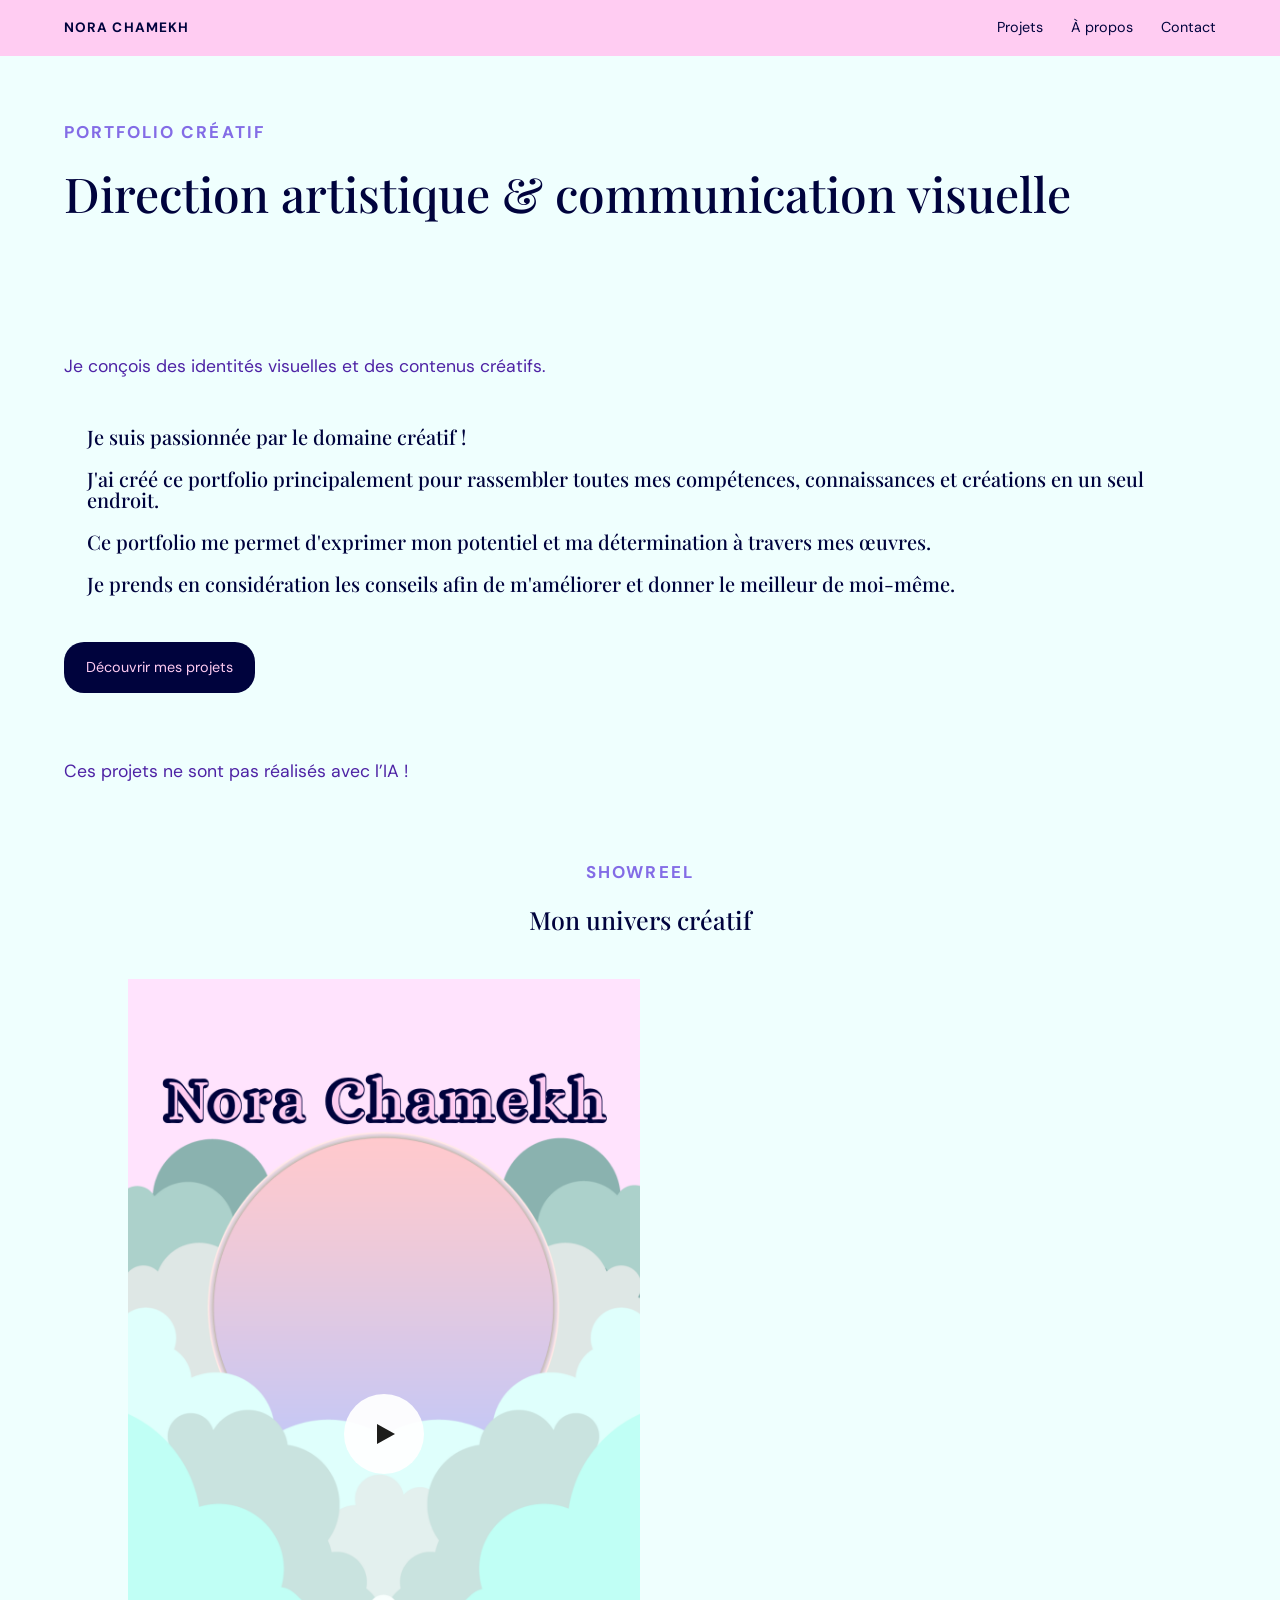
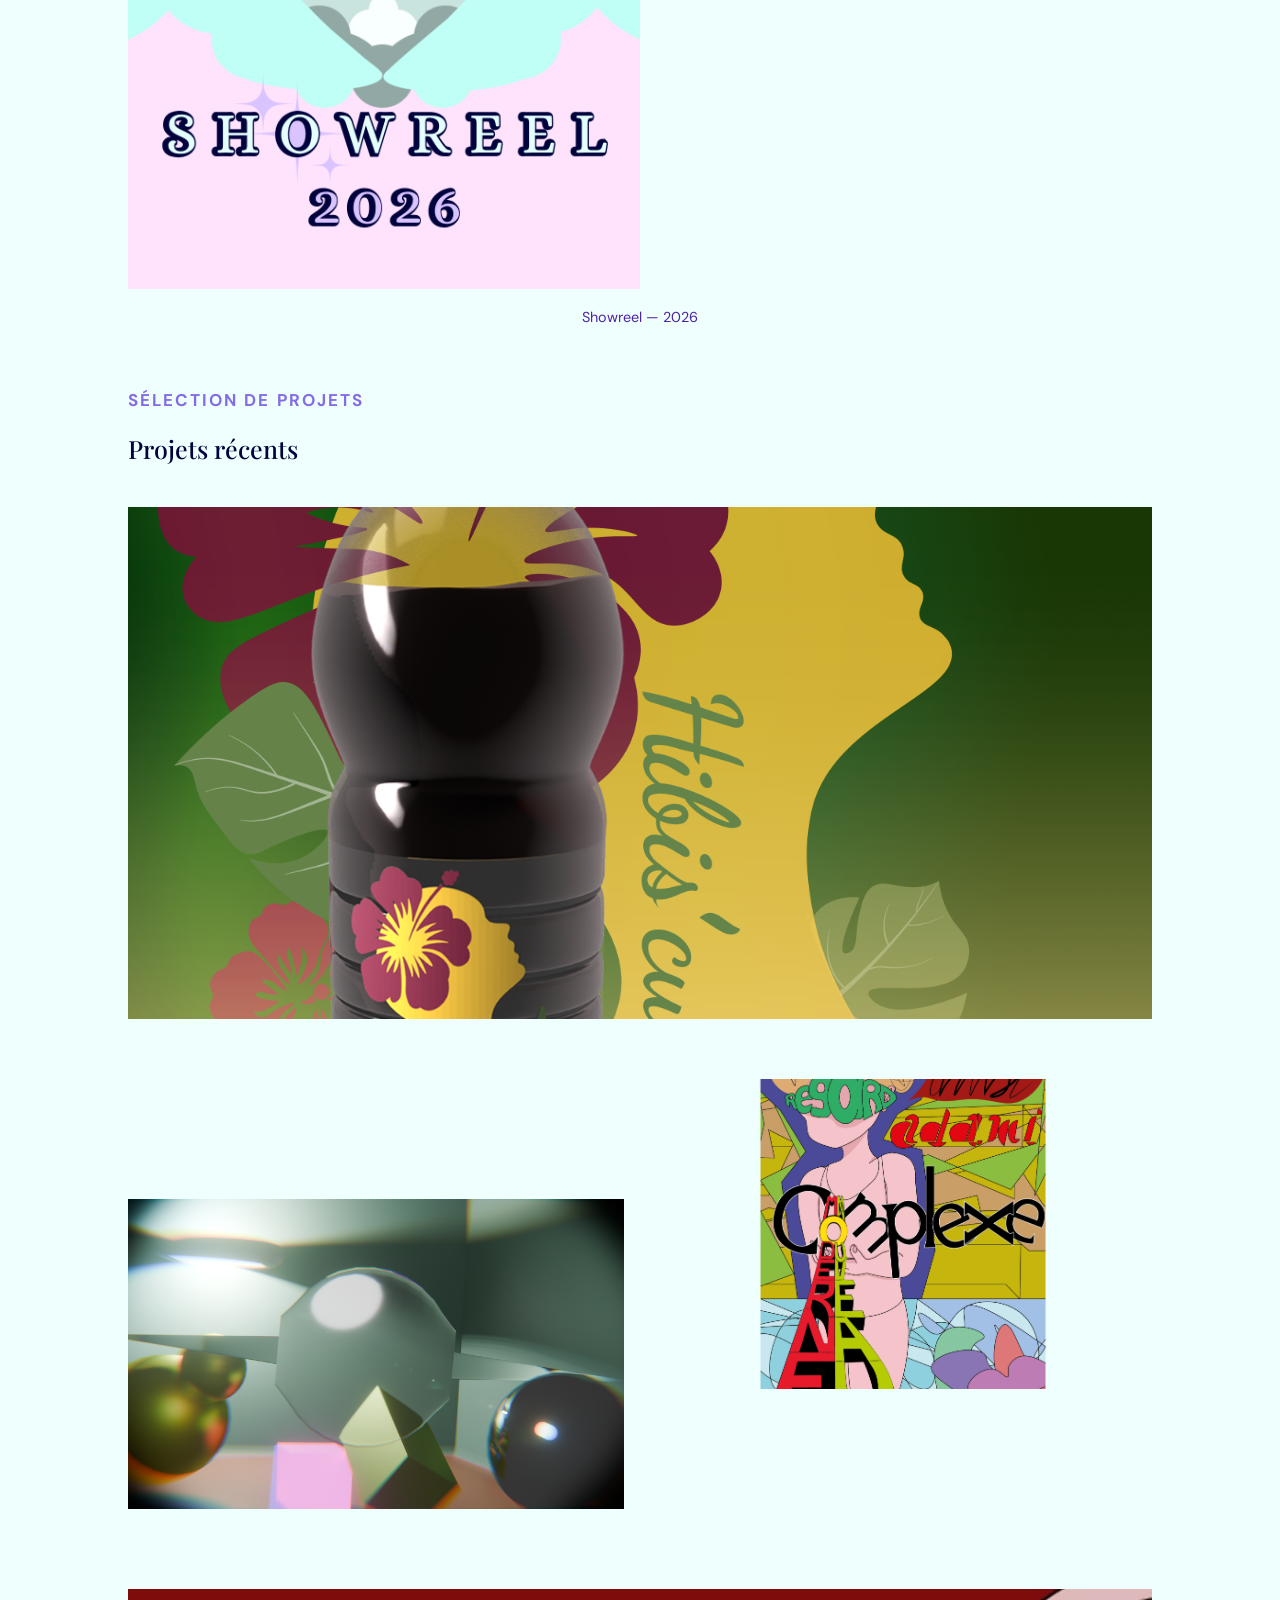
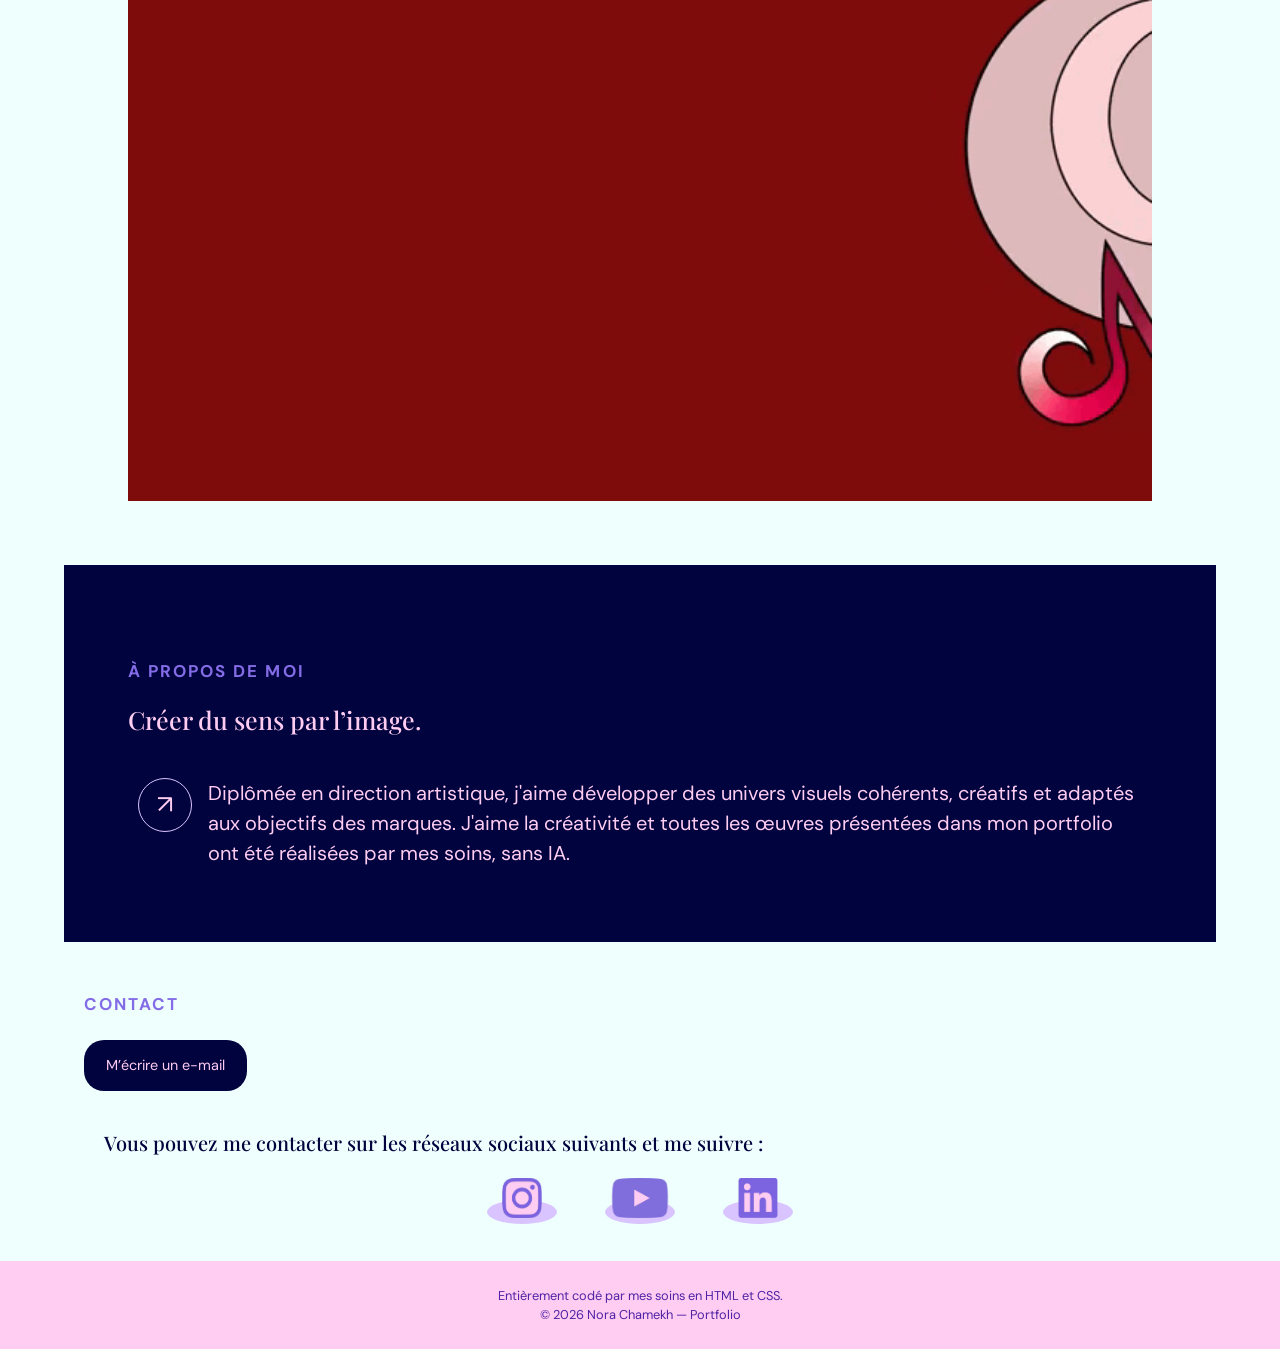
<file: index.html>
<!DOCTYPE html>
<html lang="fr">
<head>
  <meta charset="UTF-8">
  <meta name="viewport" content="width=device-width, initial-scale=1.0">

  <title>Portfolio — Direction artistique</title>

  <meta name="description" content="Portfolio">
<link href="images/papillon.png" rel="icon" type="image/png" sizes="32x32">
  <link rel="stylesheet" href="./style.css">
</head>

<body>

  <header class="header">
    <a href="index.html" class="logo">NORA CHAMEKH</a>

    <button
      class="menu-burger"
      type="button"
      aria-label="Ouvrir le menu"
      aria-expanded="false">
      <span></span>
      <span></span>
      <span></span>
    </button>

    <nav class="navigation" aria-label="Navigation principale">
      <a href="projets.html">Projets</a>
      <a href="#apropos">À propos</a>
      <a href="#contact">Contact</a>
    </nav>
  </header>

  
  <main>

    <section class="hero">
      <p class="sur-titre reveal">Portfolio créatif</p>

      <h1 class="reveal">
        Direction artistique & communication visuelle
        <br>
        <br>
      </h1>
  <p class="introduction reveal">
        Je conçois des identités visuelles et des contenus créatifs.
      </p>
    <div class="acote reveal">
     <!--  <img class="me" style="width: 20%;" src="images/inicial.png" width="auto" height="auto" alt="">
    -->
      <div class="acote">
<h3 class="reveal">
      Je suis passionnée par le domaine créatif !
      <br><br>
      J'ai créé ce portfolio principalement pour rassembler toutes mes compétences, connaissances et créations en un seul endroit.
      <br><br>
      Ce portfolio me permet d'exprimer mon potentiel et ma détermination à travers mes œuvres.
      <br><br>
      Je prends en considération les conseils afin de m'améliorer et donner le meilleur de moi-même.

  </h3>     
          </div>  
       </div>  
    

      <a href="projets.html" class="centrer effet-flottant bouton reveal">
        Découvrir mes projets
      </a>
    </section>

    <section id="projets" class="section">
      <!--  <p class="sur-titre reveal">Sélection</p> -->

      <p class="introduction reveal visible">Ces projets ne sont pas réalisés avec l’IA !</p>
    <!-- Section vidéo avec bouton play -->

      <section class="section centrer section-video">
        <p class="sur-titre reveal">Showreel</p>

          <h2 class="reveal">Mon univers créatif</h2>
           <!--    <div class="video-container reveal">  video-wrapper -->
                 <div class="video-ratio centrer reveal" id="video-wrapper">  
                    <video
                      id="video-showreel"
                      class="video"
                      controls
                      preload="metadata"
                      poster="./images/courevture-showreel.png"
                      playsinline>
                      <source src="./videos/showreel.mp4" type="video/mp4">
                      Votre navigateur ne prend pas en charge la vidéo.
                    </video>
             <button
                      id="bouton-play"
                      class="bouton-play"
                      type="button"
                      aria-label="Lancer la vidéo">
                      <span class="icone-play"></span> 
                    </button>
                  </div>  
              

        
         <p class="legende">   Showreel — 2026  </p>
             <!--     </div> -->
    </section>

        
       <!-- Section projets avec images qui apparaissent -->

      <section id="projets" class="section section-projets">
        <p class="sur-titre reveal">Sélection de projets</p>
             <h2 class="reveal">Projets récents</h2>
              
              <div class="projets-grille">
              
                          <article class="projet projet-large reveal">
                                <a href="projets.html" class="projet-image">
                                    <img 
                                      src="./images/hibiscus/affiche-hibiscus.png"
                                      alt="Identité visuelle du projet 01">
                                
                                 <div class="projet-overlay">
                                       <span class="projet-overlay-categorie">
                                          Univers visuel de la boisson Bissap — Direction artistique
                                         
                                       </span>
                                   <h3>Identité visuelle</h3>
                                    <span class="projet-overlay-fleche">↗</span>
                                </div>
                                 </a>
                          </article>
              
                      <article class="projet projet-petit reveal">
                         <a href="projets.html" class="projet-image">
                            <img
                              class="img-scroll"
                              src="./images/3d/elements.png"
                              alt="Campagne de communication du projet 02">
                        
                         <div class="projet-overlay">
                           <span class="projet-overlay-categorie">
                              <!--  Campagne — Direction artistique -->
                           Visuel 3D </span>
                                                      
                                <h3>Projets 3D</h3>
                                   <span class="projet-overlay-fleche">↗</span>
                            </div>
                         </a>
                      </article>
             
                      <article class="projet projet-petit reveal">
                         <a href="projets.html" class="projet-image">
                            <img 
                              class="affiche img-scroll"
                              src="./images/affiche.png"
                              alt="Création de contenu du projet 03">
                       
                        <div class="projet-overlay">
                          <span class="projet-overlay-categorie">
                              <!--   Contenu digital — Social media -->
                            Affiches
                          </span>
                                                      
                              <h3>Affiches</h3>
                          
                              <span class="projet-overlay-fleche">↗</span>
                        </div> 
                         </a>
                      </article>

                   <article class="projet projet-large reveal">
                          <a href="projets.html" class="projet-image">
                            <img
                              class="img-scroll"
                              src="./videos/animation-initial.gif"
                              alt="Direction artistique du projet 04">
                
                      <div class="projet-overlay">
                         <span class="projet-overlay-categorie">
                         <!--  Branding -->
                                  Vidéos       
                         </span>
                            <h3>Vidéos</h3>
                        <span class="projet-overlay-fleche">↗</span>
                      </div>
                          </a>
                    </article>
                      
               </div>
           </section>

     <!-- Section à propos -->

          <section id="apropos" class="section apropos">
            <p class="sur-titre reveal">À propos de moi</p>
      
            <h2 class="reveal">Créer du sens par l’image.</h2>
      
            <div class="acote reveal">
                 <span href="a-propos.html" class="selection-fleche reveal">↗</span>
                                
            <p class="reveal">
              Diplômée en direction artistique, j'aime développer des univers visuels
              cohérents, créatifs et adaptés aux objectifs des marques.
              J'aime la créativité et toutes les œuvres présentées dans mon portfolio 
              ont été réalisées par mes soins, sans IA.
            </p>
          </section>
 </div>

       <!-- Section contact -->
          <section id="contact" class="section contact">
            <p class="sur-titre reveal">Contact</p>
      
            <a
              href="mailto:nora.chamekh017@gmail.com"
              class="bouton effet-flottant reveal">
              M’écrire un e-mail
            </a>

            <span >
            <h3 style="padding: 20px 20px 0;" class="reveal"> <br> Vous pouvez me contacter sur les réseaux sociaux suivants et me suivre :<br></h3>
            </span>
            
      <div class="social centrer reveal">
          <a href="https://www.instagram.com/c.nora017" target="_blank"><i class="bx "><img class="logo-reseau effet-flottant" src="images/instagram.png"></i></a>
          <a href="https://www.youtube.com/@NoraCHAMEKH" target="_blank"><i class="bx"><img class="logo-reseau effet-flottant" src="images/youtube.png"></i></a>
          <a href="https://www.linkedin.com/in/nora-chamekh" target="_blank">
            <i class="bx">
             <img class="logo-reseau effet-flottant" src="images/linkedin.png">
            </i></a>
        </div>
            
          </section>
  
  </main>
    
 <!-- Bouton retour en haut -->
          <button
          id="bouton-haut"
          class="bouton-haut"
          type="button"
          aria-label="Remonter en haut de la page">
          ↑
          </button>
      
  <footer>
       
        
    <p class="centrer">Entièrement codé par mes soins en HTML et CSS.</p>
 <p class="centrer">© 2026 Nora Chamekh — Portfolio</p>
  </footer>  
  
<!--
<a href="#" class="bouton-haut visible">
  <i> ⬆ </i>
</a>
-->
  <script src="./javascript/menu-script.js"></script>
  <script src="./javascript/boutton-script.js"></script>
  <script src="./javascript/video-script.js"></script>
  <script src="./javascript/visible-script.js"></script>
    
</body>
</html>
</file>
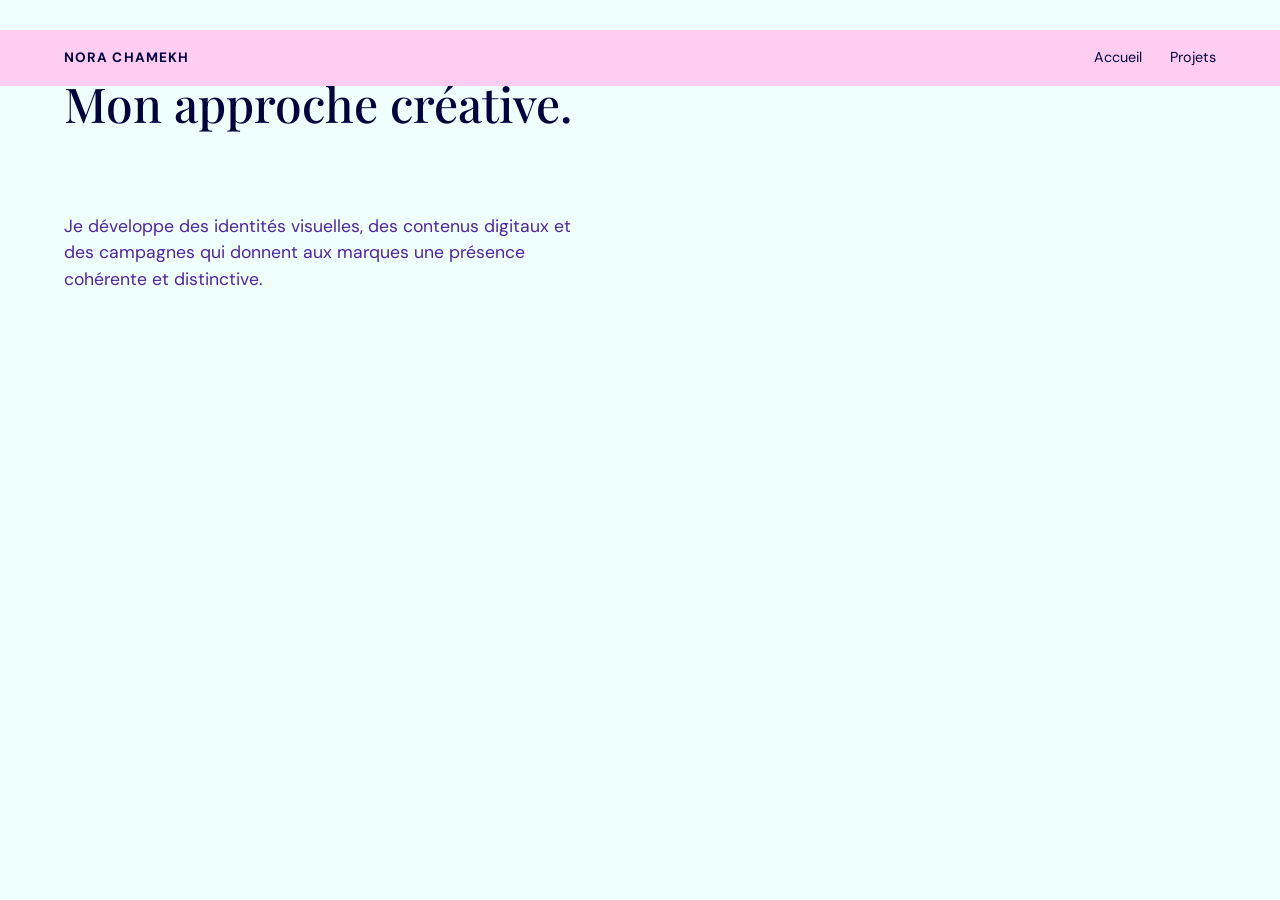
<file: a-propos.html>
<!DOCTYPE html>
<html lang="fr">
<head>
  <meta charset="UTF-8">
  <meta name="viewport" content="width=device-width, initial-scale=1.0">
  <title>À propos — Nora Chamekh</title>
  <link rel="stylesheet" href="style.css">
</head>

<body>
  <header class="header">
    <a href="index.html" class="logo">NORA CHAMEKH</a>

    <nav class="navigation">
      <a href="index.html">Accueil</a>
     <a href="projets.html">Projets</a>
    </nav>
  </header>

  <main class="section">
    <p class="sur-titre">À propos</p>
    <h1>Mon approche créative.</h1>
    <p class="introduction">
      Je développe des identités visuelles, des contenus digitaux et des
      campagnes qui donnent aux marques une présence cohérente et distinctive.
    </p>
  </main>
</body>
</html>
</file>
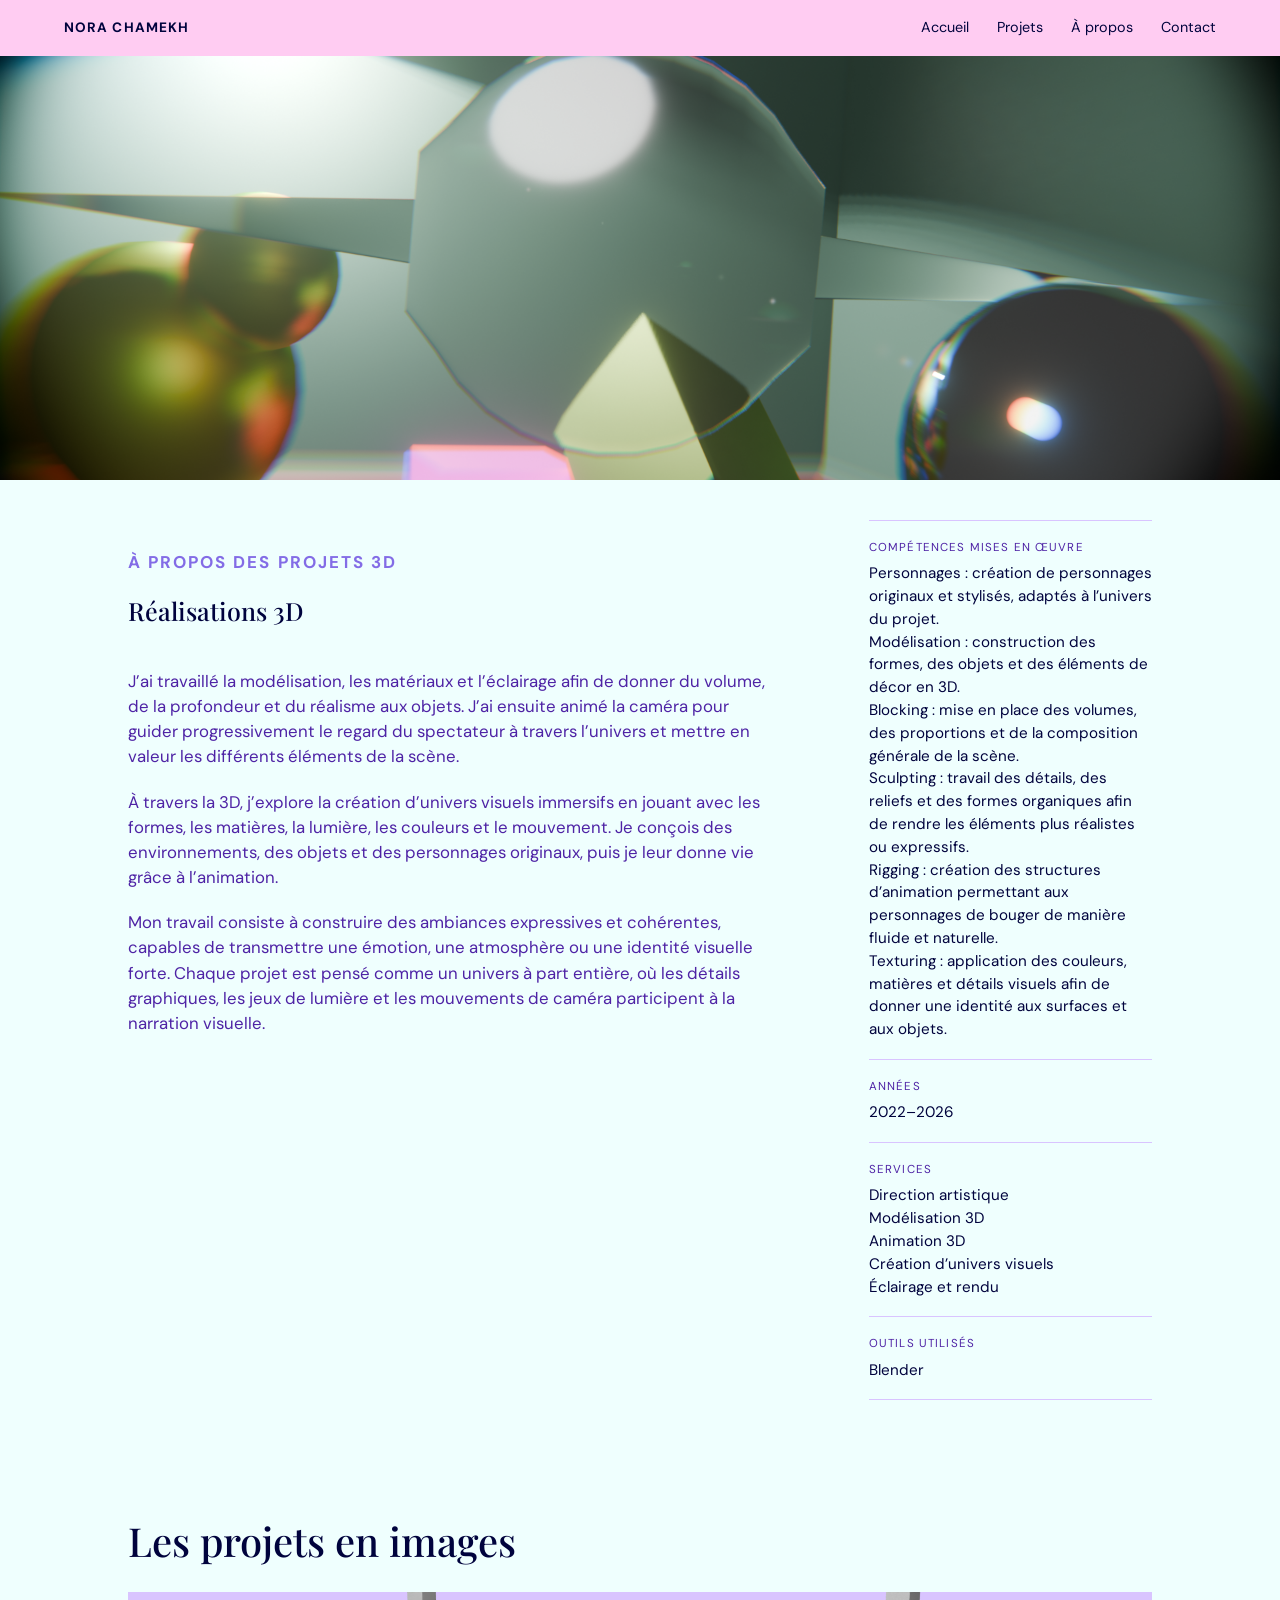
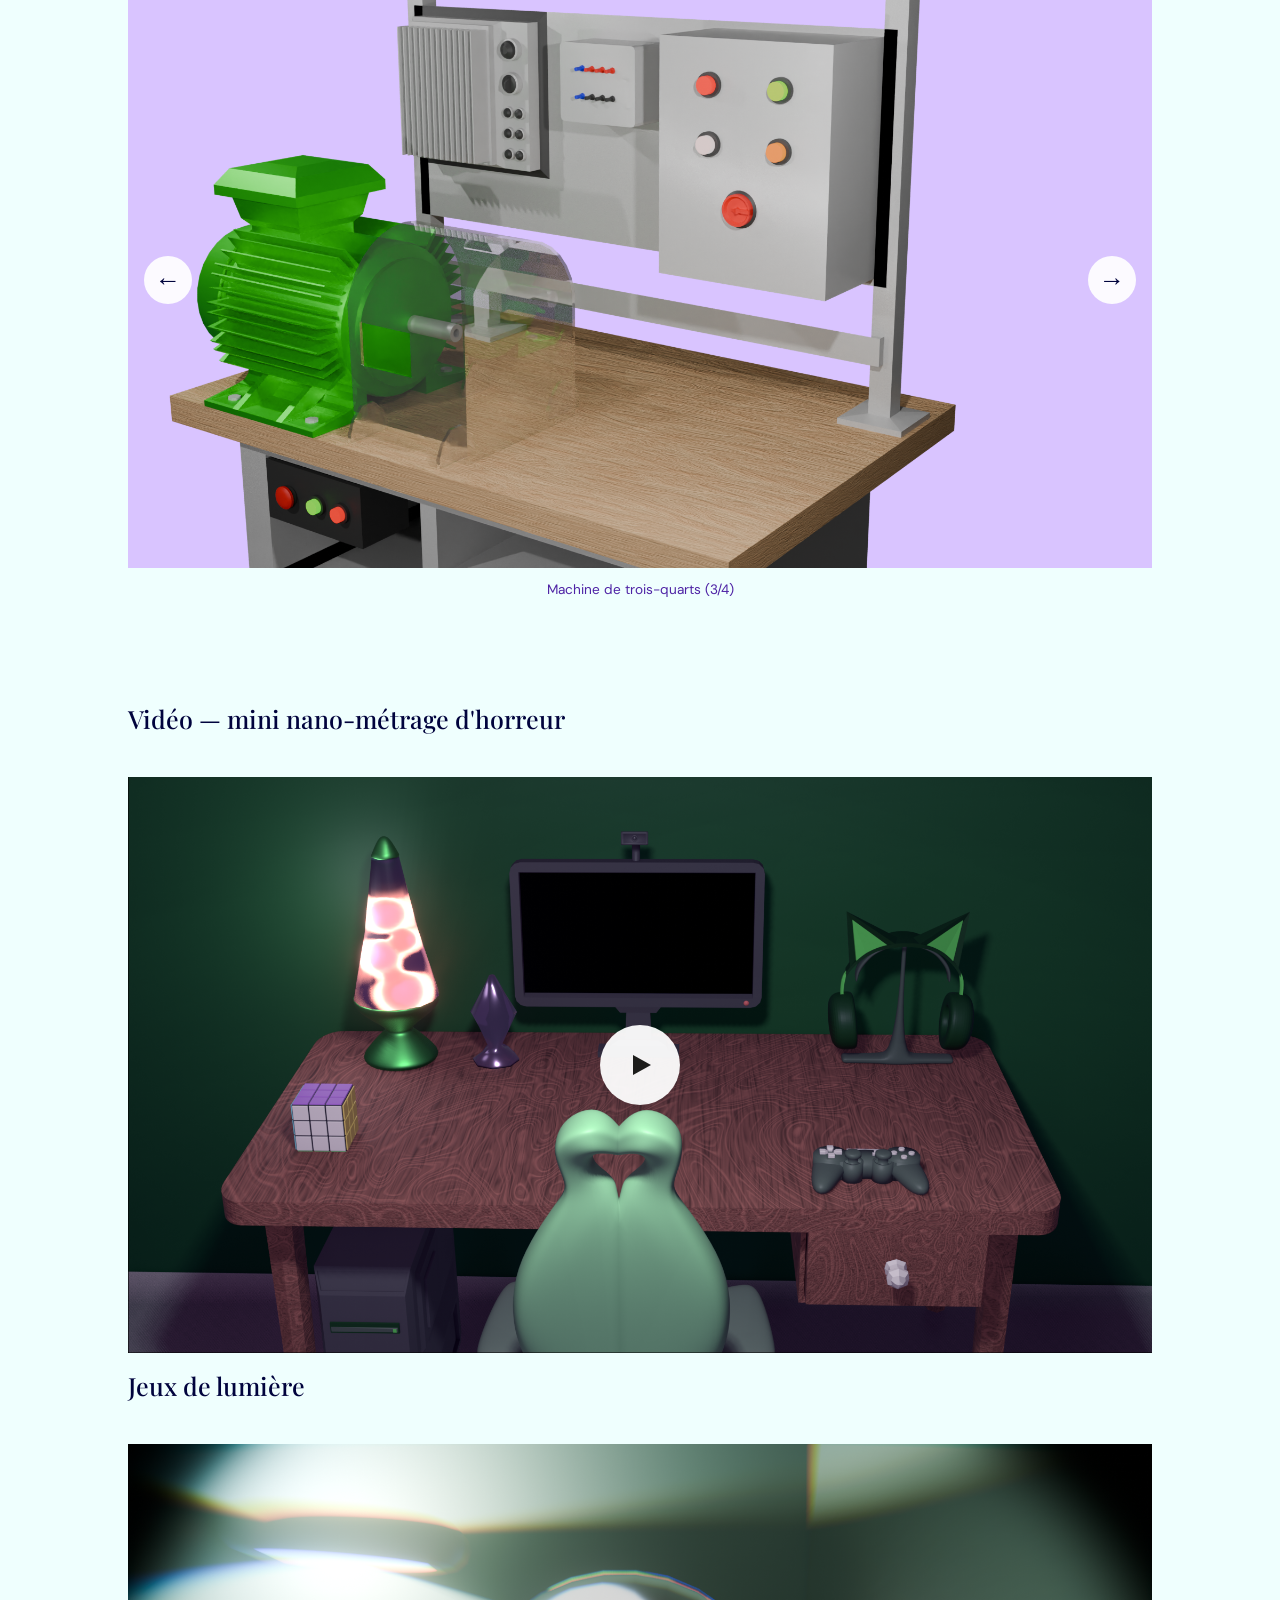
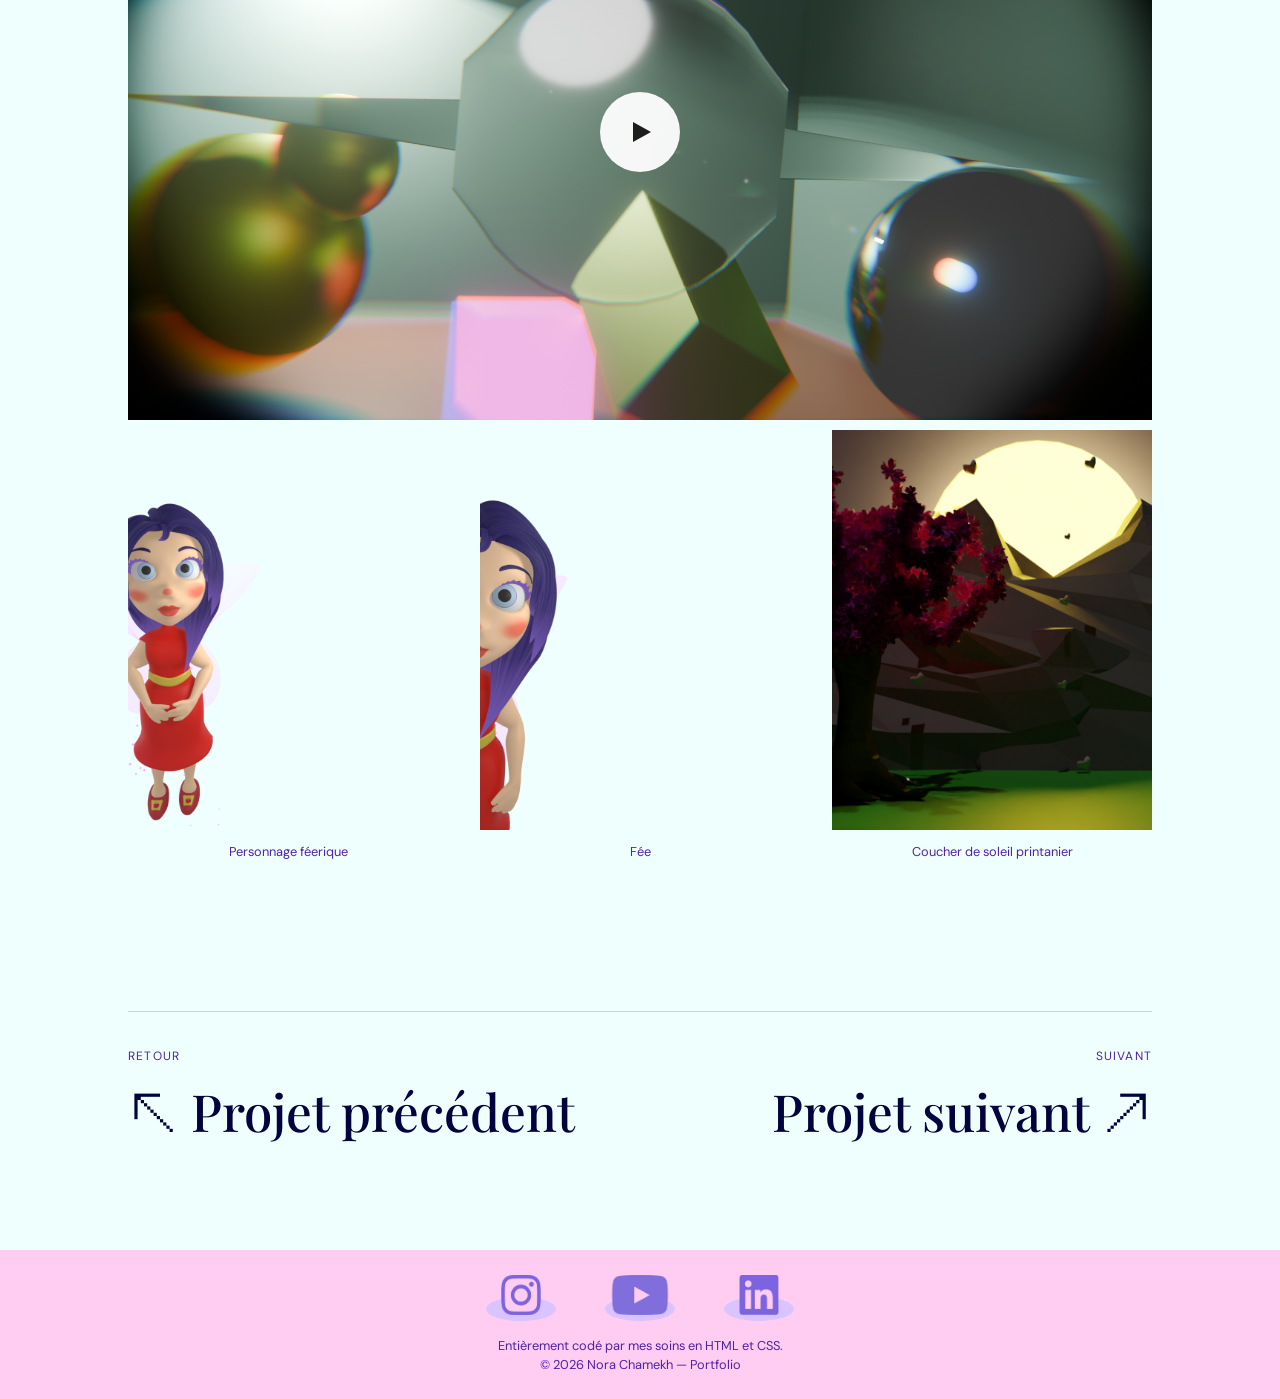
<file: projet-02.html>
<!DOCTYPE html>
<html lang="fr">

<head>
  <meta charset="UTF-8">
  <meta name="viewport" content="width=device-width, initial-scale=1.0">

  <title>Projet 3D</title>

  <meta
    name="description"
    content="Présentation du projet 02 réalisé en direction artistique et identité visuelle.">

  <link
    rel="icon"
    type="image/png"
    href="./images/papillon.png"
  >
  <link rel="stylesheet" href="style.css">
 <link rel="stylesheet" href="projets.css">
   <link rel="stylesheet" href="projet.css"><!--   -->
</head>

<body>

  <header class="header">
    <a href="index.html" class="logo">
      NORA CHAMEKH
    </a>

    <button
      class="menu-burger"
      type="button"
      aria-label="Ouvrir le menu"
      aria-expanded="false">
      <span></span>
      <span></span>
      <span></span>
    </button>

    <nav
      class="navigation"
      aria-label="Navigation principale">
      <a href="index.html">Accueil</a>
      <a href="projets.html">Projets</a>
      <a href="index.html#apropos">À propos</a>
      <a href="index.html#contact">Contact</a>
    </nav>
  </header>

  <main>
    
    <!-- Image principale -->

    <section class="projet-image-principale">
      <img
        src="./images/3d/elements.png"
        alt="Vue d’ensemble du projet">
   
    </section>
    
    <!-- Introduction du projet -->

    <section class="projet-hero">

    <!--    <p class="sur-titre">
        **...**
      </p>

      <h1>
        Réalisations 3D
      </h1>

      
      <p class="projet-introduction">
        **...**
      </p>

    </section> -->

    <!-- Informations -->

    <section class="projet-informations-page">

      <div class="projet-description">
        <p class="sur-titre">
          À propos des projets 3D
        </p>

        <h2>
          Réalisations 3D
        </h2>

       
        
       <p>
        
        J’ai travaillé la modélisation, les matériaux et l’éclairage afin de donner du volume, de la profondeur et du réalisme aux objets. 
        J’ai ensuite animé la caméra pour guider progressivement le regard du spectateur à travers l’univers 
         et mettre en valeur les différents éléments de la scène.
            </p>
        <p>
         À travers la 3D, j’explore la création d’univers visuels immersifs en jouant avec les formes, 
         les matières, la lumière, les couleurs et le mouvement. 
          Je conçois des environnements, des objets et des personnages originaux, 
          puis je leur donne vie grâce à l’animation.
          </p>
         <p>
          Mon travail consiste à construire des ambiances expressives et cohérentes, 
           capables de transmettre une émotion, une atmosphère ou une identité visuelle forte. 
           Chaque projet est pensé comme un univers à part entière, où les détails graphiques, 
           les jeux de lumière et les mouvements de caméra participent à la narration visuelle.
        </p>

        
      </div>

      

      <div class="projet-details">

      <!--  <div>
          <span>Produit</span>
          <p>**...**</p>
        </div>

         <div>
          <span>Mission</span>
          <p>Concevoir des univers graphique</p>
        Création d’un personnage 3D stylisé, de la modélisation à l’animation, autour d’une identité visuelle expressive.
        </div>
      
        -->
        <div>
         <span> Compétences mises en œuvre </span>
            <p>
              Personnages : création de personnages originaux et stylisés, adaptés à l’univers du projet.
             <br> 
              Modélisation : construction des formes, des objets et des éléments de décor en 3D.
            <br>  
              Blocking : mise en place des volumes, des proportions et de la composition générale de la scène.
              <br>
              Sculpting : travail des détails, des reliefs et des formes organiques afin de rendre les éléments plus réalistes ou expressifs.
              <br>
              Rigging : création des structures d’animation permettant aux personnages de bouger de manière fluide et naturelle.
              <br>
              Texturing : application des couleurs, matières et détails visuels afin de donner une identité aux surfaces et aux objets.

          </p>
        </div>

        <div>
          <span>Années</span>
          <p>2022–2026</p>
        </div>

        <div>
          <span>Services</span>
          <p>
            Direction artistique<br>
            Modélisation 3D<br>
            Animation 3D<br>
            Création d’univers visuels<br>
            Éclairage et rendu<br>
          </p>
        </div>

        <div>
          <span>Outils utilisés</span>
          <p>
            Blender<br>
          </p>
        </div>

      </div>

    </section>

<!-- Section Carrousel -->
    
               <section class="galerie-carrousel" aria-label="Galerie du projet">
                
                  <div class="carrousel-entete">
                    <h2>Les projets en images</h2>
                </div>
                    <div class="carrousel-cadre">
                      <button
                        class="carrousel-precedent"
                        type="button"
                        aria-label="Image précédente"
                        aria-controls="carrousel-images">
                        ←
                      </button>
                
                
                  <div
                    class="carrousel-piste"
                    id="carrousel-images"
                    tabindex="0"
                    role="region"
                    aria-label="Images du projet, défilement horizontal">
                
                    <figure class="carrousel-slide">
                      <img
                        src="./images/3d/machine-c.png"
                        alt="Vue principale de l’identité visuelle">
                
                      <figcaption class="centrer">Machine de trois-quarts (3/4)</figcaption>
                    </figure>
                
                    <figure class="carrousel-slide">
                      <img
                        src="./images/3d/machine-f.png"
                        alt="Vue principale de l’identité visuelle"
                        loading="lazy">
                
                      <figcaption class="centrer">Machine de face</figcaption>
                    </figure>
            
                  </div>
                
                      <button
                        class="carrousel-suivant"
                        type="button"
                        aria-label="Image suivante"
                        aria-controls="carrousel-images">
                        →
                      </button>
                 
                  </div>
                </section>


      <!-- Section vidéo avec bouton play -->

      <section class="section section-video">

          <h2 class="reveal">Vidéo — mini nano-métrage d'horreur </h2>
           <!--    <div class="video-container reveal"> -->
              <div class=" video-wrapper reveal" id="video-wrapper">  
                  
                <video
                      id="video-showreel"
                      class="video"
                      controls
                      preload="metadata"
                    poster="./images/3d/bureau.png"
                      playsinline>
                      <source src="./videos/3d/gameuse.mp4" type="video/mp4">
                      Votre navigateur ne prend pas en charge la vidéo.
                    </video>
                           <button
                            id="bouton-play"
                            class="bouton-play"
                            type="button"
                            aria-label="Lancer la vidéo">
                            <span class="icone-play"></span> 
                          </button>
                  </div>  
         <!--      <p class="legende centrer">   **...**  <br>  </p> --> 
        
                 
    </section>

       <section class="section section-video">

          <h2 class="reveal"> Jeux de lumière </h2>
           <!--    <div class="video-container reveal"> -->
              <div class=" video-wrapper reveal" id="video-wrapper">  
                    
                <video
                      id="video-showreel"
                      class="video"
                      controls
                      preload="metadata"
                    poster="./images/3d/elements.png"
                      playsinline>
                      <source src="./videos/3d/elements.mp4" type="video/mp4">
                      Votre navigateur ne prend pas en charge la vidéo.
                    </video>
                           <button
                            id="bouton-play"
                            class="bouton-play"
                            type="button"
                            aria-label="Lancer la vidéo">
                            <span class="icone-play"></span> 
                          </button>
                  </div>  
        <!--      <p class="legende centrer">   **...**  <br>  </p>--> 
        
                 
    </section>
    
    <!-- Galerie du projet -->
   
    <section class="projet-galerie">
    <!--        <figure class="projet-visuel projet-visuel-large">
             
                    <button
                        class="ouvrir-image"
                        type="button"
                        aria-label="Agrandir l’image du projet">
                              <img
                                src="./images/3d/elements.png"
                                alt="Détail de l'identité visuelle du produit">
                    </button>
              <figcaption>
                **...**
              </figcaption>
            </figure>

      <figure class="projet-visuel  projet-visuel-petit">
         <button
            class="ouvrir-image"
            type="button"
            aria-label="Agrandir l’image du projet">

              <img
                src="./images/3d/bureau.png"
                alt="Logo de l’identité visuelle">
         </button>
              <figcaption>
                **...**
              </figcaption>
            </figure>
 -->
              <figure class="projet-visuel  projet-visuel-petit">
         <button
            class="ouvrir-image"
            type="button"
            aria-label="Agrandir l’image du projet">

              <img
                src="./images/3d/fee-pp.png"
                alt="Logo de l’identité visuelle">
         </button>
              <figcaption class="centrer">
                Personnage féerique
              </figcaption>
            </figure>

        <figure class="projet-visuel  projet-visuel-petit">
         <button
            class="ouvrir-image"
            type="button"
            aria-label="Agrandir l’image du projet">

              <img
                src="./images/3d/fee-proche.png"
                alt="Logo de l’identité visuelle">
         </button>
              <figcaption class="centrer">
                Fée
              </figcaption>
            </figure>


       <figure class="projet-visuel  projet-visuel-petit">
         <button
            class="ouvrir-image"
            type="button"
            aria-label="Agrandir l’image du projet">

              <img
                src="./images/3d/printemps.png"
                alt="Logo de l’identité visuelle">
         </button>
              <figcaption class="centrer">
                Coucher de soleil printanier
              </figcaption>
            </figure>

  <!-- Déclinaison de l’identité visuelle
                Support graphique -->
    </section>

    <!-- Navigation entre projets -->

    <nav class="navigation-projets" aria-label="Navigation entre les projets">

      <a
        href="projet-01.html"
        class="navigation-projet navigation-projet-retour">
        <span>Retour</span>
        <strong>🡤 Projet précédent</strong>
      </a>

      <a
        href="projet-03.html"
        class="navigation-projet navigation-projet-suivant">
        <span>Suivant</span>
        <strong>Projet suivant 🡥</strong>
      </a>

    </nav>

  </main>

   <button
          id="bouton-haut"
          class="bouton-haut"
          type="button"
          aria-label="Remonter en haut de la page">
          ↑
          </button>
  
  <footer>
       
            <div class="social centrer reveal">
          <a href="https://www.instagram.com/c.nora017" target="_blank"><i class="bx "><img class="logo-reseau effet-flottant" src="images/instagram.png"></i></a>
          <a href="https://www.youtube.com/@NoraCHAMEKH" target="_blank"><i class="bx"><img class="logo-reseau effet-flottant" src="images/youtube.png"></i></a>
          <a href="https://www.linkedin.com/in/nora-chamekh" target="_blank">
            <i class="bx">
             <img class="logo-reseau effet-flottant" src="images/linkedin.png">
            </i></a>
        </div>
    <p class="centrer">Entièrement codé par mes soins en HTML et CSS.</p>
 <p class="centrer">© 2026 Nora Chamekh — Portfolio</p>
  </footer>   

  <script src="./javascript/menu-script.js"></script>
  <script src="./javascript/boutton-script.js"></script>
  <script src="./javascript/video-script.js"></script>
  <script src="./javascript/visible-script.js"></script>
  <script src="./javascript/agrandir-script.js"></script>
  <script src="./javascript/carrousel-script.js"></script>

  <dialog id="image-agrandie" aria-label="Aperçu de l’image">
      <button
        class="fermer-image"
        type="button"
        aria-label="Fermer l’image"
        autofocus>
        ×
      </button>
      <img id="image-grand-format" alt="">
  </dialog>
  
</body>
</html>
</file>
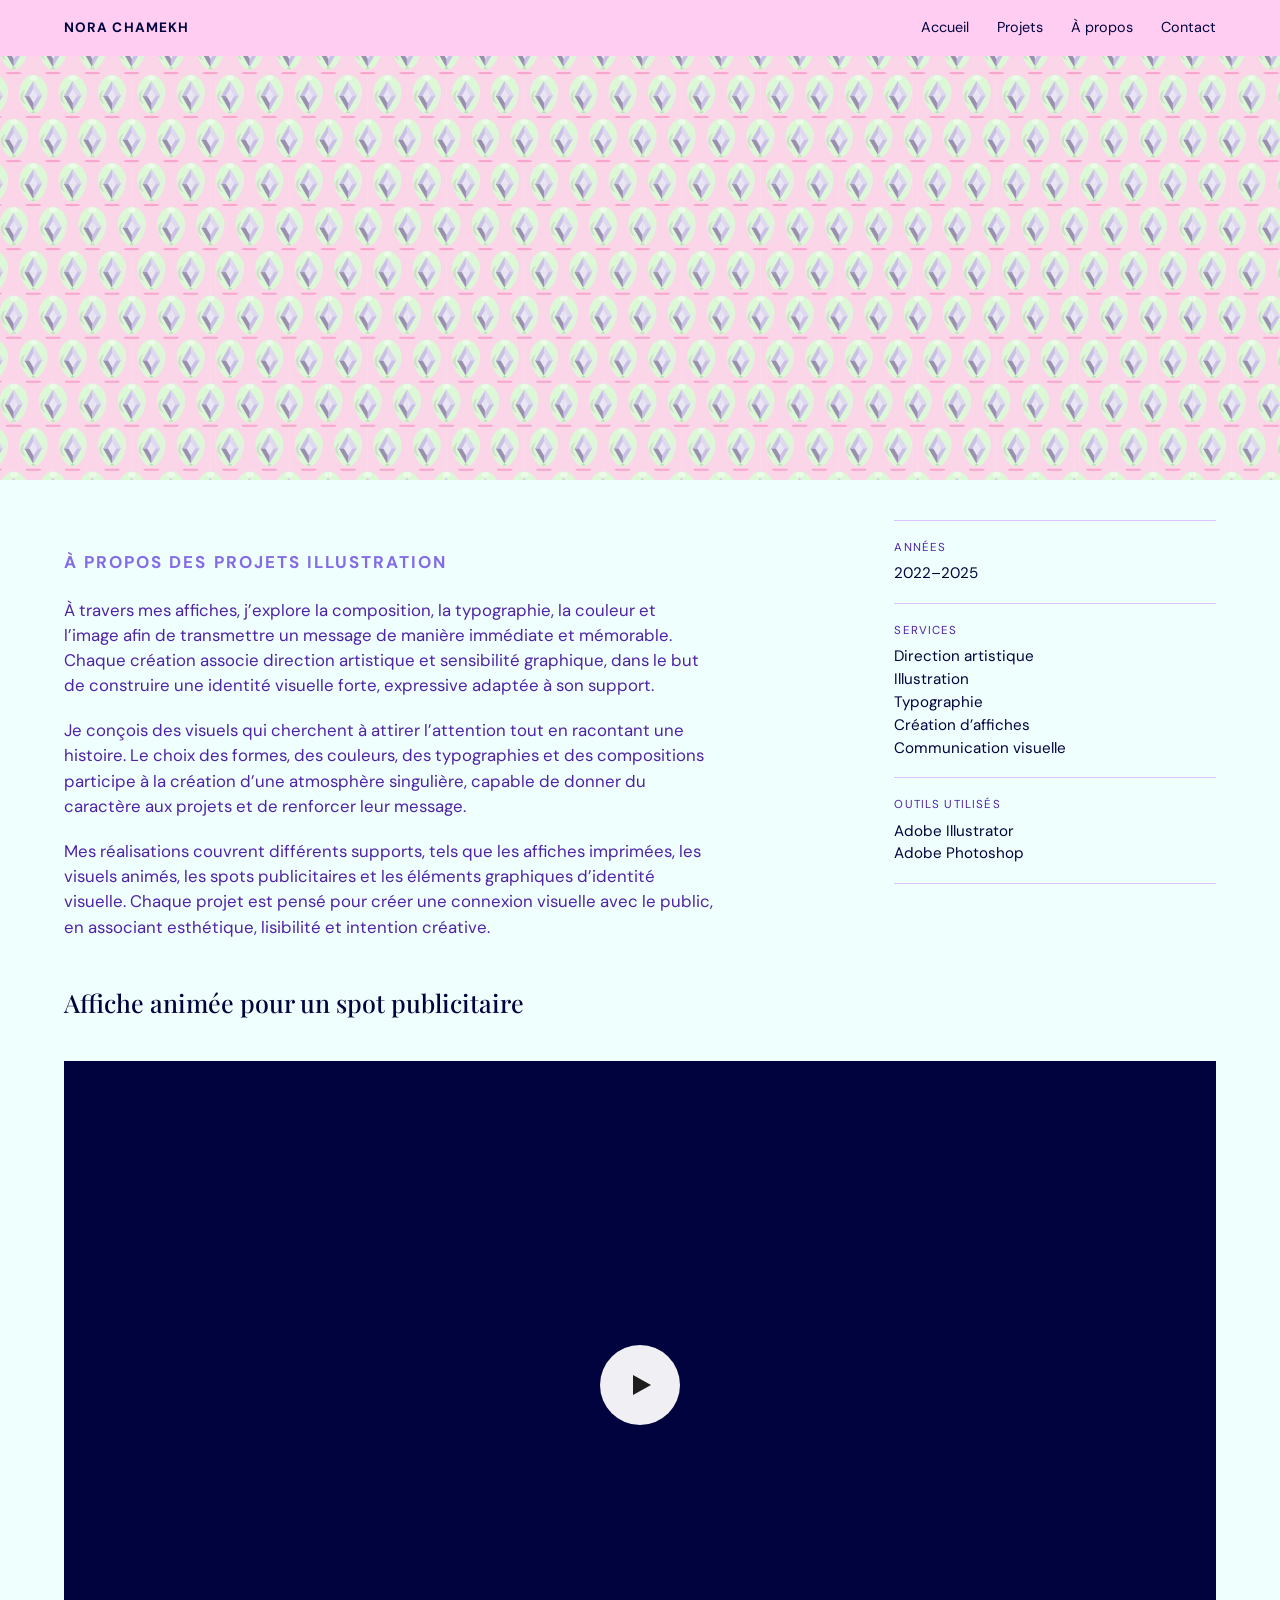
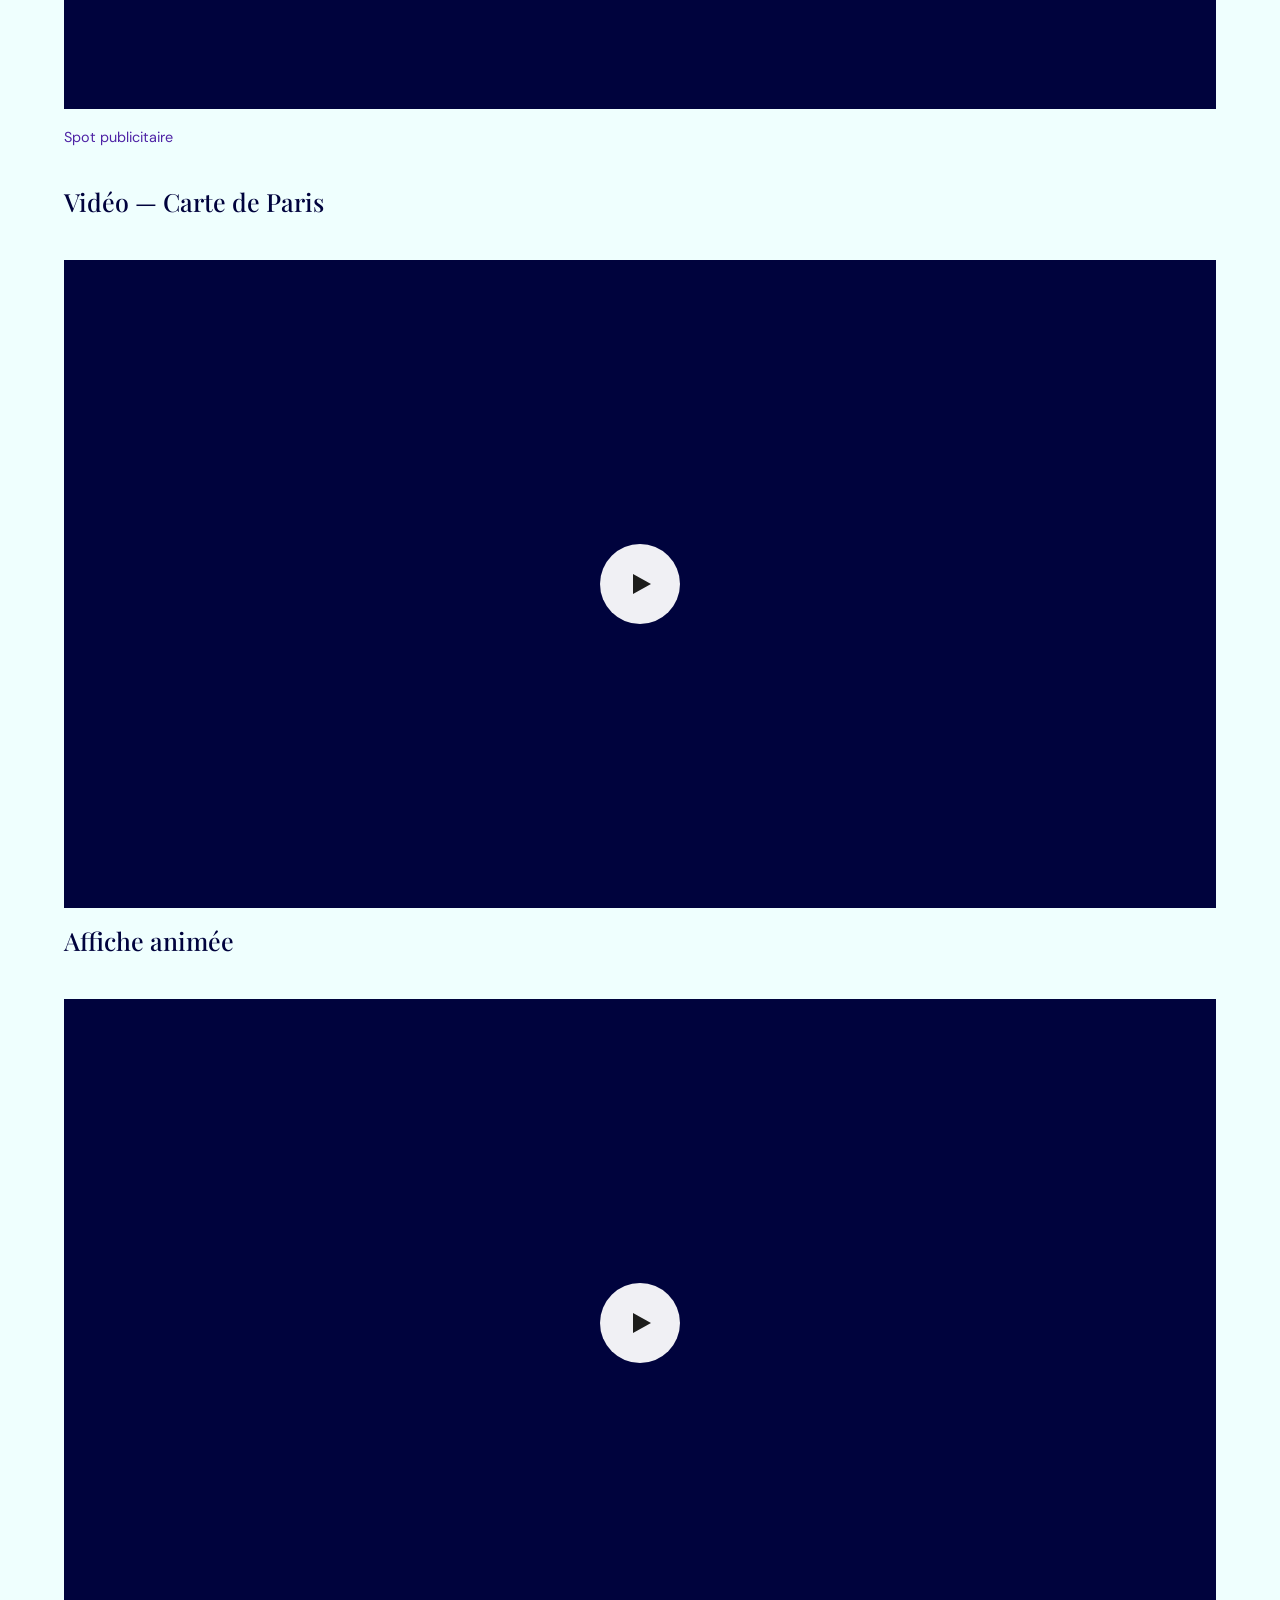
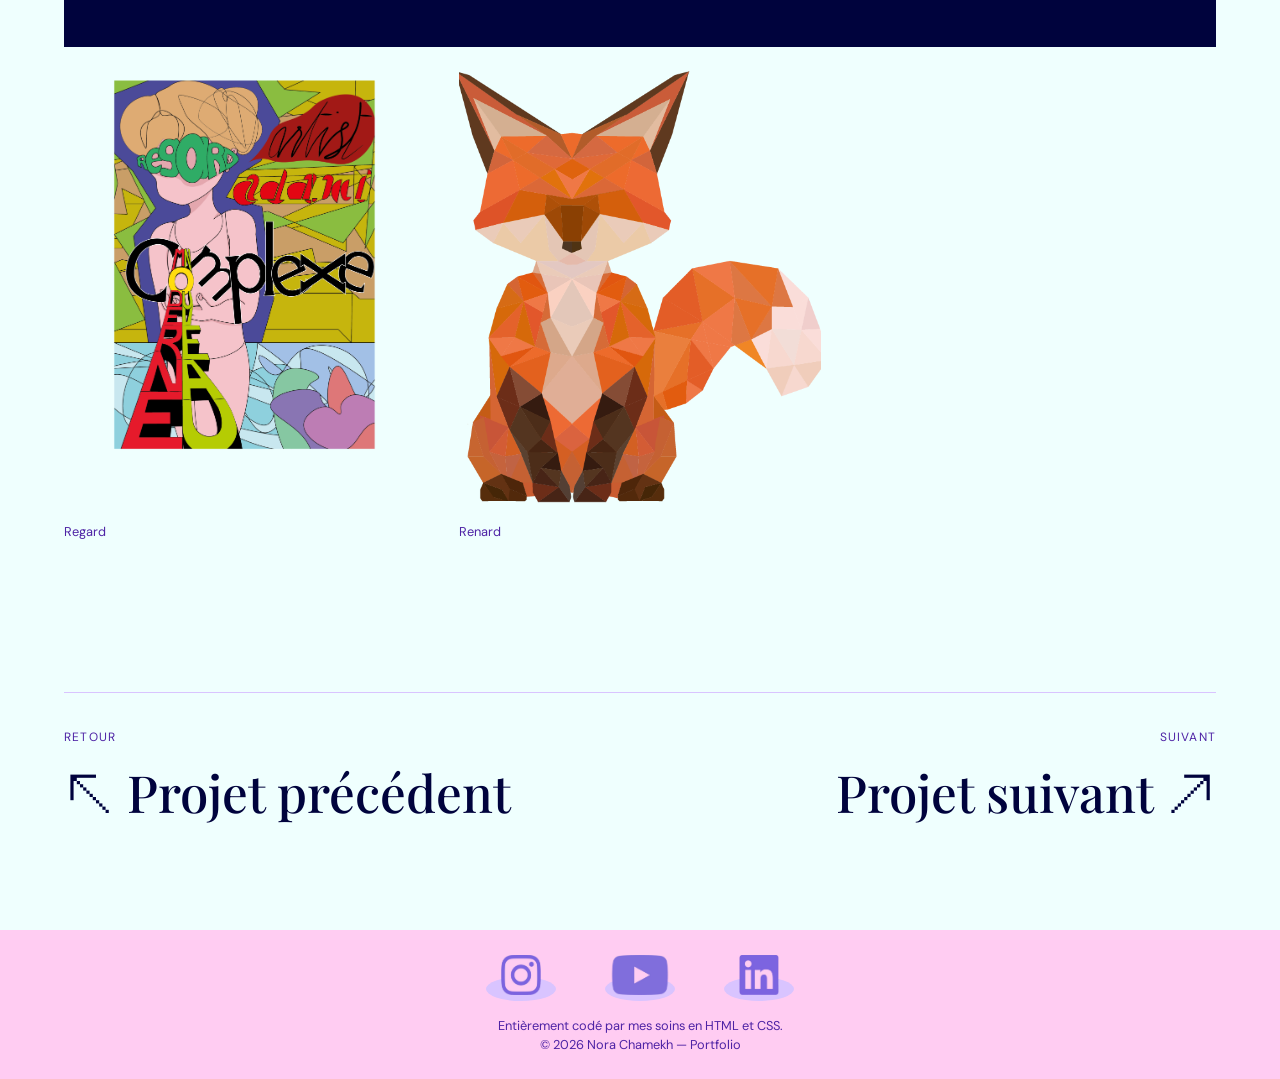
<file: projet-03.html>
<!DOCTYPE html>
<html lang="fr">

<head>
  <meta charset="UTF-8">
  <meta name="viewport" content="width=device-width, initial-scale=1.0">

  <title>Projet Affiche</title>

  <meta
    name="description"
    content="Présentation du projet 02 réalisé en direction artistique et identité visuelle.">

  <link
    rel="icon"
    type="image/png"
    href="./images/papillon.png"
  >
  <link rel="stylesheet" href="style.css">
 <link rel="stylesheet" href="projets.css">
   <link rel="stylesheet" href="projet.css"><!--   -->
</head>

<body>

  <header class="header">
    <a href="index.html" class="logo">
      NORA CHAMEKH
    </a>

    <button
      class="menu-burger"
      type="button"
      aria-label="Ouvrir le menu"
      aria-expanded="false">
      <span></span>
      <span></span>
      <span></span>
    </button>

    <nav
      class="navigation"
      aria-label="Navigation principale">
      <a href="index.html">Accueil</a>
      <a href="projets.html">Projets</a>
      <a href="index.html#apropos">À propos</a>
      <a href="index.html#contact">Contact</a>
    </nav>
  </header>

  <main>
    
    <!-- Image principale -->

    <section class="projet-image-principale">
      <img
        src="./images/fond.png"
        alt="Vue d’ensemble du projet">
   
    </section>
    
    <!-- Introduction du projet -->

 <!--    <section class="projet-hero">

      <p class="sur-titre">
        **...**
      </p>

      <h1>
        **...**
      </h1>

      
      <p class="projet-introduction">
        **...**
      </p>

    </section> -->

    <!-- Informations -->

    <section class="projet-informations-page">

      <div class="projet-description">
        <p class="sur-titre">
          À propos des projets illustration
        </p>

    <!--     <h2>
          **...**
        </h2>
        
          <p>
        Construire une présence visuelle distinctive.
        Le projet associe création 3D, direction artistique et motion design.
          **...**
          Ce projet explore la création d’un langage visuel cohérent
          à travers une direction artistique contemporaine, expressive
          et adaptée aux usages digitaux.
        </p>    -->
        <p>
          À travers mes affiches, j’explore la composition, la typographie, 
          la couleur et l’image afin de transmettre un message de manière immédiate et mémorable. 
          Chaque création associe direction artistique et sensibilité graphique, 
          dans le but de construire une identité visuelle forte, expressive adaptée à son support.
         </p>  
       <p>
         Je conçois des visuels qui cherchent à attirer l’attention tout en racontant une histoire. 
         Le choix des formes, des couleurs, 
         des typographies et des compositions participe à la création d’une atmosphère singulière, 
         capable de donner du caractère aux projets et de renforcer leur message.
         </p> 
        <p>
        Mes réalisations couvrent différents supports, tels que les affiches imprimées, 
        les visuels animés, les spots publicitaires et les éléments graphiques d’identité visuelle. 
        Chaque projet est pensé pour créer une connexion visuelle avec le public, 
        en associant esthétique, lisibilité et intention créative.
           </p> 

        <!--   -->
      </div>

      <div class="projet-details">
  <!--
      <div>
          <span>Produit</span>
          <p>**...**</p>
        </div>

         <div>
          <span>Mission</span>
          <p>**...**</p>
        </div>
      
        -->

        <div>
          <span>Années</span>
          <p>2022–2025</p>
        </div>

        <div>
          <span>Services</span>
          <p>
            Direction artistique<br>
            Illustration<br>
            Typographie<br>
            Création d’affiches<br>
            Communication visuelle<br>
          </p>
        </div>

        <div>
          <span>Outils utilisés</span>
          <p>
            Adobe Illustrator<br>
            Adobe Photoshop
          </p>
        </div>

      </div>

    </section>

<!-- Section Carrousel -->
    
      <!--          <section class="galerie-carrousel" aria-label="Galerie du projet">
                
                  <div class="carrousel-entete">
                    <h2>Les projets en images</h2>
                </div>
                    <div class="carrousel-cadre">
                      <button
                        class="carrousel-precedent"
                        type="button"
                        aria-label="Image précédente"
                        aria-controls="carrousel-images">
                        ←
                      </button>
                
                
                  <div
                    class="carrousel-piste"
                    id="carrousel-images"
                    tabindex="0"
                    role="region"
                    aria-label="Images du projet, défilement horizontal">
                
                    <figure class="carrousel-slide">
                      <img
                        src="./images/3d/machine-c.png"
                        alt="Vue principale de l’identité visuelle">
                
                      <figcaption>Machine de 3 quart</figcaption>
                    </figure>
                
                    <figure class="carrousel-slide">
                      <img
                        src="./images/3d/machine-f.png"
                        alt="Vue principale de l’identité visuelle"
                        loading="lazy">
                
                      <figcaption>Machine de face</figcaption>
                    </figure>
            
                  </div>
                
                      <button
                        class="carrousel-suivant"
                        type="button"
                        aria-label="Image suivante"
                        aria-controls="carrousel-images">
                        →
                      </button>
                 
                  </div>
                </section>
-->

      <!-- Section vidéo avec bouton play -->

      <section class="section section-video">

          <h2 class="reveal">Affiche animée pour un spot publicitaire</h2>
           <!--    <div class="video-container reveal"> -->
              <div class=" video-wrapper reveal" id="video-wrapper">  
                    
                <video
                      id="video-showreel"
                      class="video"
                      controls
                      preload="metadata"
                    poster="./videos/panda/spot-ville.mp4"
                      playsinline>
                      <source src="./videos/panda/spot-affiche-ville.mp4" type="video/mp4">
                      Votre navigateur ne prend pas en charge la vidéo.
                    </video>
                           <button
                            id="bouton-play"
                            class="bouton-play"
                            type="button"
                            aria-label="Lancer la vidéo">
                            <span class="icone-play"></span> 
                          </button>
                  </div>  
           <p class="legende">   Spot publicitaire  <br>  </p>
        
                 
    </section>
  
     <section class="section section-video">

          <h2 class="reveal">Vidéo — Carte de Paris </h2>
           <!--    <div class="video-container reveal"> -->
              <div class=" video-wrapper reveal" id="video-wrapper">  
                    
                <video
                      id="video-showreel"
                      class="video"
                      controls
                      preload="metadata"
                    poster="./videos/carte.mp4"
                      playsinline>
                      <source src="./videos/carte.mp4" type="video/mp4">
                      Votre navigateur ne prend pas en charge la vidéo.
                    </video>
                           <button
                            id="bouton-play"
                            class="bouton-play"
                            type="button"
                            aria-label="Lancer la vidéo">
                            <span class="icone-play"></span> 
                          </button>
                  </div>  
          <!--    <p class="legende">   **...**  <br>  </p>-->
        
                 
    </section>

<section class="section section-video">

          <h2 class="reveal">Affiche animée </h2>
           <!--    <div class="video-container reveal"> -->
              <div class=" video-wrapper reveal" id="video-wrapper">  
                    
                <video
                      id="video-showreel"
                      class="video"
                      controls
                      preload="metadata"
                    poster="videos/affiche-le-signe.mp4"
                      playsinline>
                      <source src="videos/affiche-le-signe.mp4" type="video/mp4">
                      Votre navigateur ne prend pas en charge la vidéo.
                    </video>
                           <button
                            id="bouton-play"
                            class="bouton-play"
                            type="button"
                            aria-label="Lancer la vidéo">
                            <span class="icone-play"></span> 
                          </button>
                  </div>  
          <!--    <p class="legende">   **...**  <br>  </p>-->
        
                 
    </section>

    <!-- Galerie du projet -->

  <section class="projet-galerie">
      <!--       <figure class="projet-visuel projet-visuel-large">
             
                    <button
                        class="ouvrir-image"
                        type="button"
                        aria-label="Agrandir l’image du projet">
                              <img
                                src="./images/renard/renard-triangle.png"
                                alt="Détail de l'identité visuelle du produit">
                    </button>
              <figcaption>
                Autocolant
              </figcaption>
            </figure> -->

      <figure class="projet-visuel  projet-visuel-petit">
         <button
            class="ouvrir-image"
            type="button"
            aria-label="Agrandir l’image du projet">

              <img
                src="./images/affiche.png"
                alt="Logo de l’identité visuelle">
         </button>
              <figcaption>
                Regard 
              </figcaption>
            </figure>

              <figure class="projet-visuel  projet-visuel-petit">
         <button
            class="ouvrir-image"
            type="button"
            aria-label="Agrandir l’image du projet">

              <img
                src="./images/renard/renard-triangle.png"
                alt="Logo de l’identité visuelle">
         </button>
              <figcaption>
                Renard
              </figcaption>
            </figure>

     <!--   <figure class="projet-visuel  projet-visuel-petit">
         <button
            class="ouvrir-image"
            type="button"
            aria-label="Agrandir l’image du projet">

              <img
                src="./images/3d/fee-proche.png"
                alt="Logo de l’identité visuelle">
         </button>
              <figcaption>
                **...**
              </figcaption>
            </figure>
      
   Déclinaison de l’identité visuelle
                Support graphique -->
    </section>

    <!-- Navigation entre projets -->

    <nav class="navigation-projets" aria-label="Navigation entre les projets">

      <a
        href="projet-02.html"
        class="navigation-projet navigation-projet-retour">
        <span>Retour</span>
        <strong>🡤 Projet précédent</strong>
      </a>

      <a
        href="projet-04.html"
        class="navigation-projet navigation-projet-suivant">
        <span>Suivant</span>
        <strong>Projet suivant 🡥</strong>
      </a>

    </nav>

  </main>

   <button
          id="bouton-haut"
          class="bouton-haut"
          type="button"
          aria-label="Remonter en haut de la page">
          ↑
          </button>
  
  <footer>
       
            <div class="social centrer reveal">
          <a href="https://www.instagram.com/c.nora017" target="_blank"><i class="bx "><img class="logo-reseau effet-flottant" src="images/instagram.png"></i></a>
          <a href="https://www.youtube.com/@NoraCHAMEKH" target="_blank"><i class="bx"><img class="logo-reseau effet-flottant" src="images/youtube.png"></i></a>
          <a href="https://www.linkedin.com/in/nora-chamekh" target="_blank">
            <i class="bx">
             <img class="logo-reseau effet-flottant" src="images/linkedin.png">
            </i></a>
        </div>
    <p class="centrer">Entièrement codé par mes soins en HTML et CSS.</p>
 <p class="centrer">© 2026 Nora Chamekh — Portfolio</p>
  </footer>   

  <script src="./javascript/menu-script.js"></script>
  <script src="./javascript/boutton-script.js"></script>
  <script src="./javascript/video-script.js"></script>
  <script src="./javascript/visible-script.js"></script>
  <script src="./javascript/agrandir-script.js"></script>
  <script src="./javascript/carrousel-script.js"></script>

  <dialog id="image-agrandie" aria-label="Aperçu de l’image">
      <button
        class="fermer-image"
        type="button"
        aria-label="Fermer l’image"
        autofocus>
        ×
      </button>
      <img id="image-grand-format" alt="">
  </dialog>
  
</body>
</html>
</file>
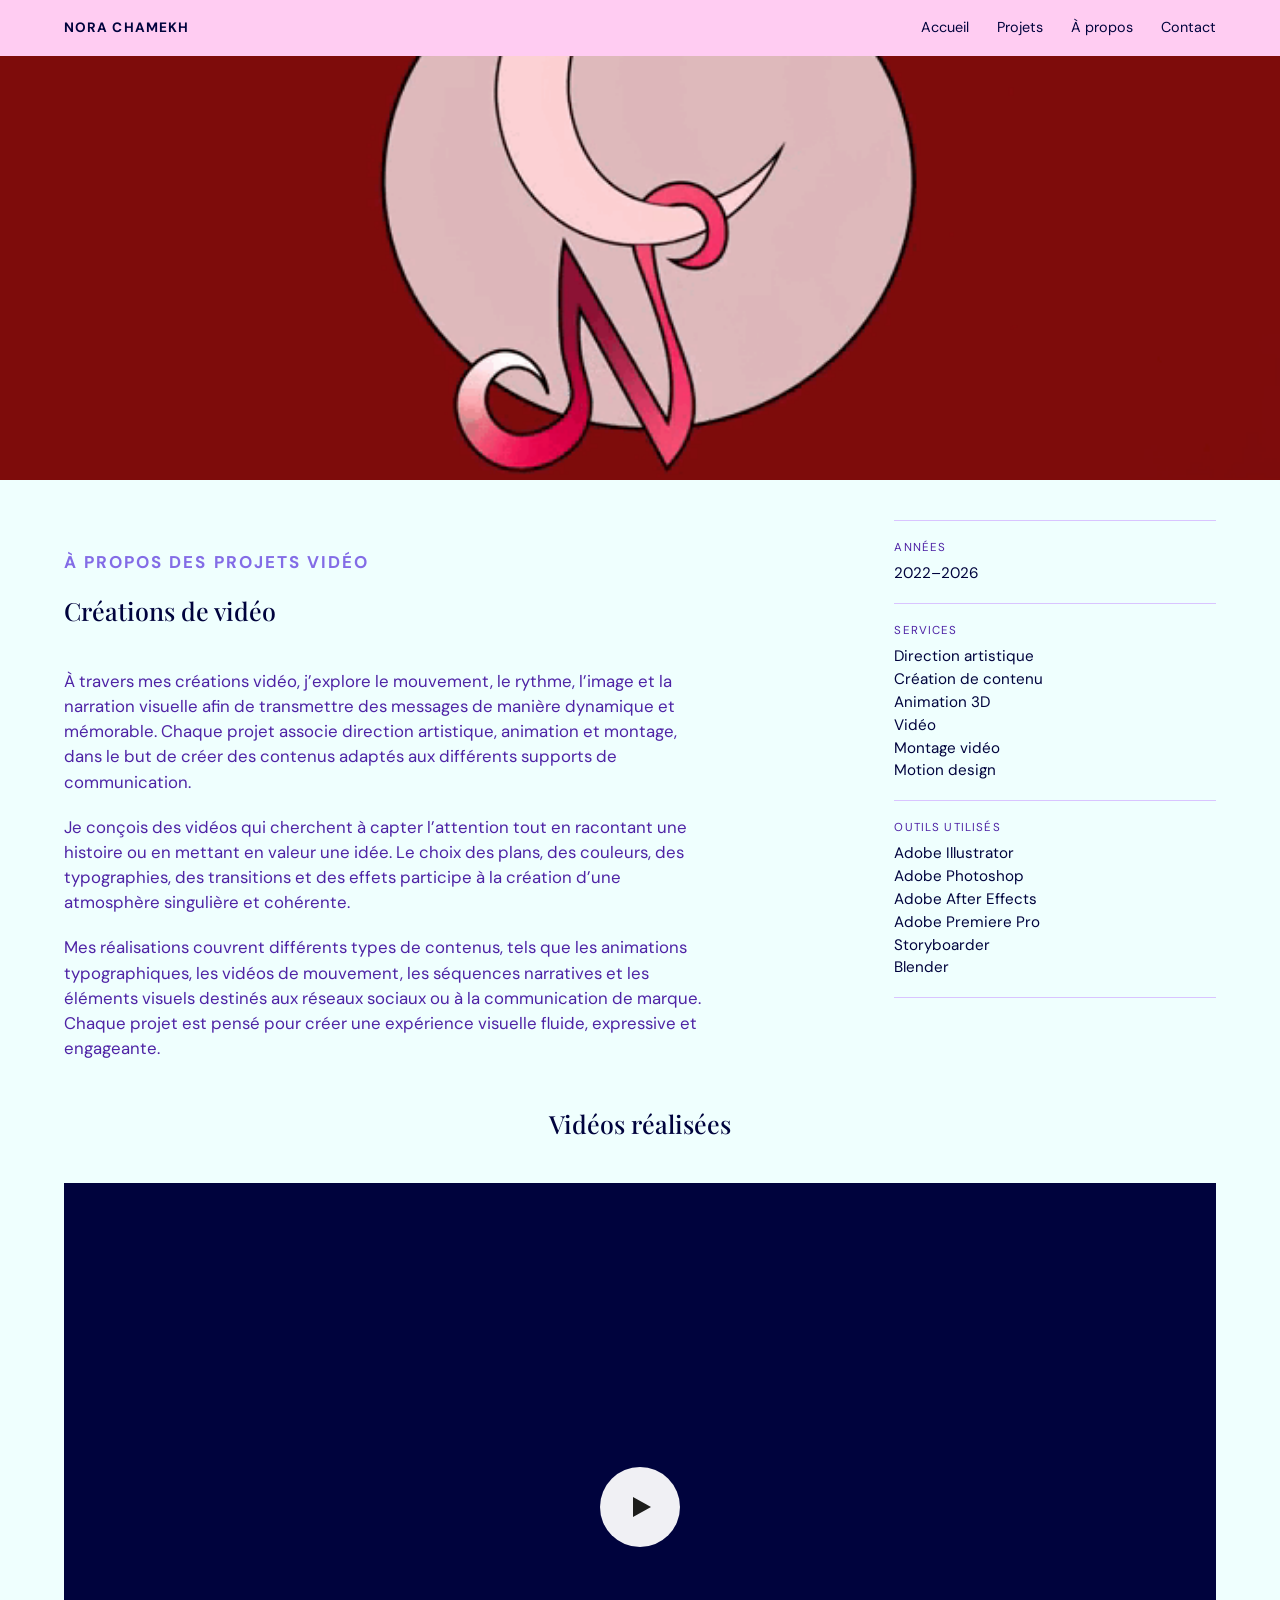
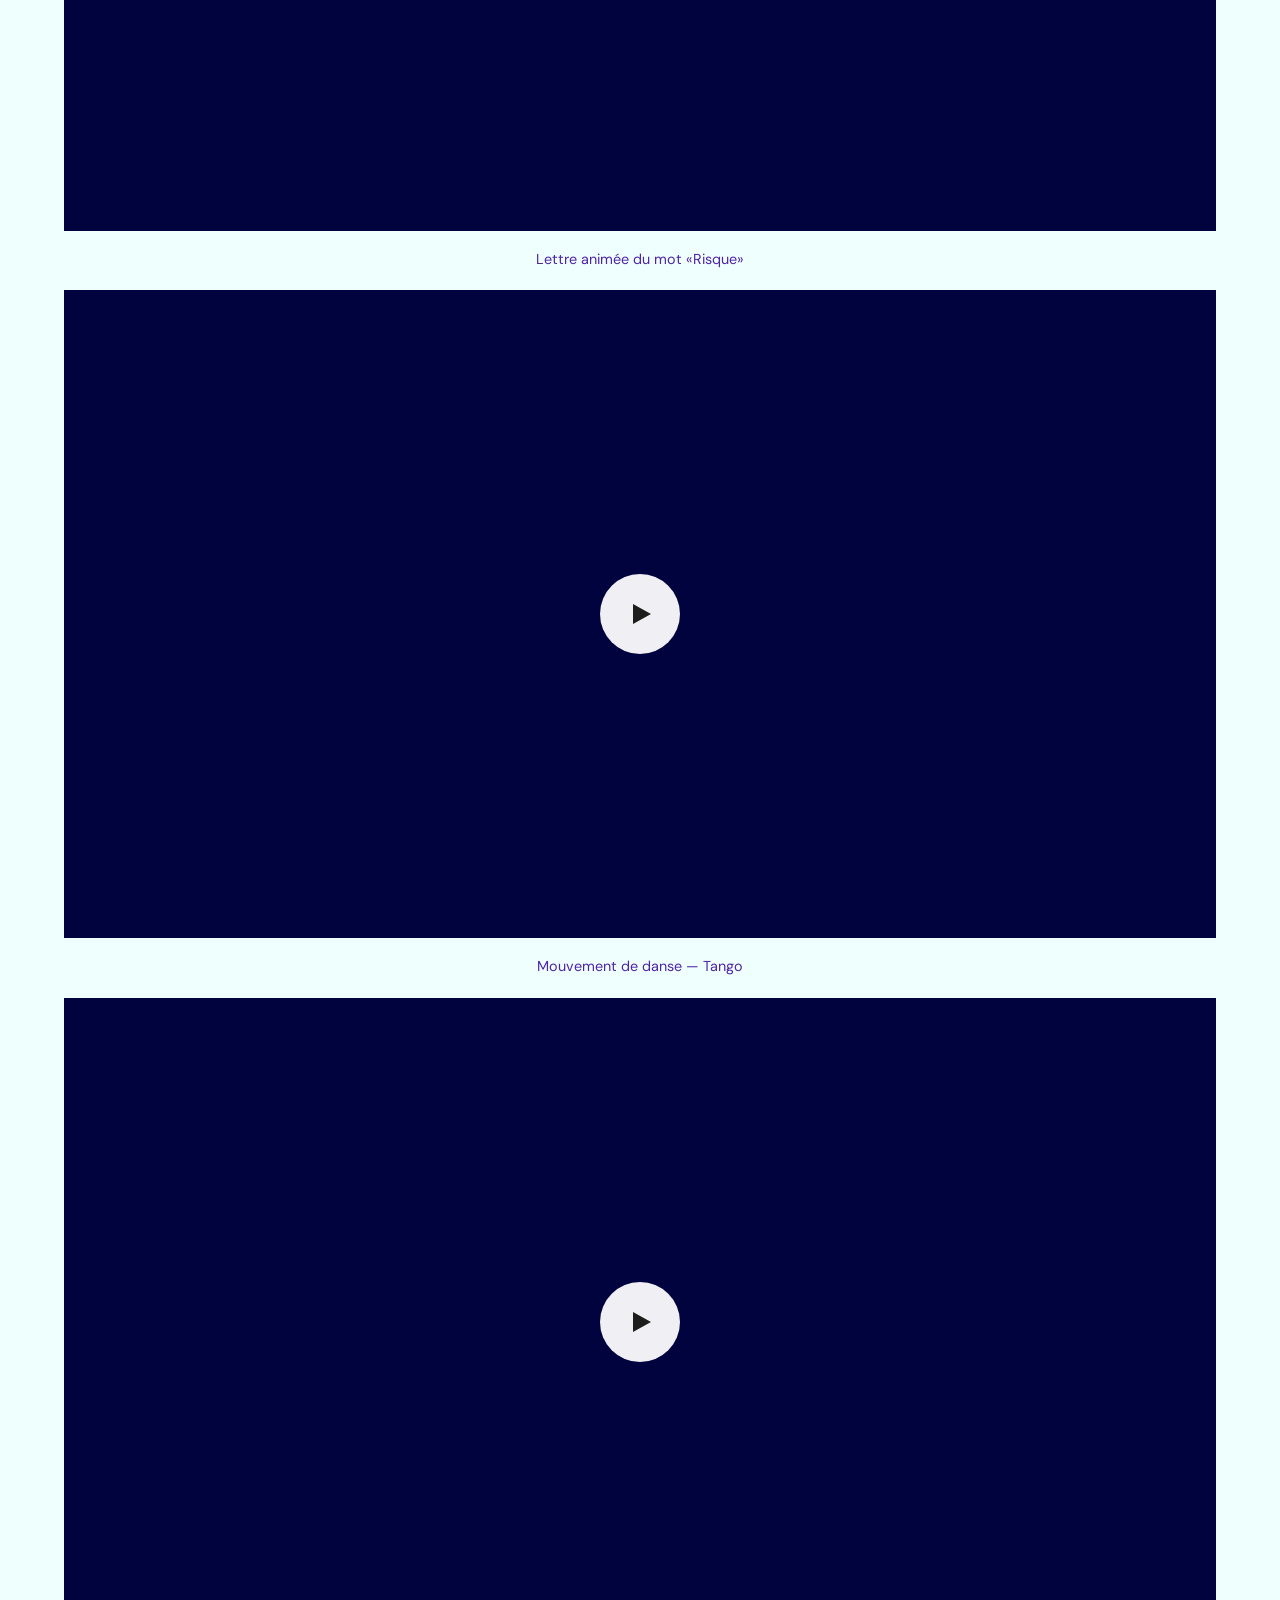
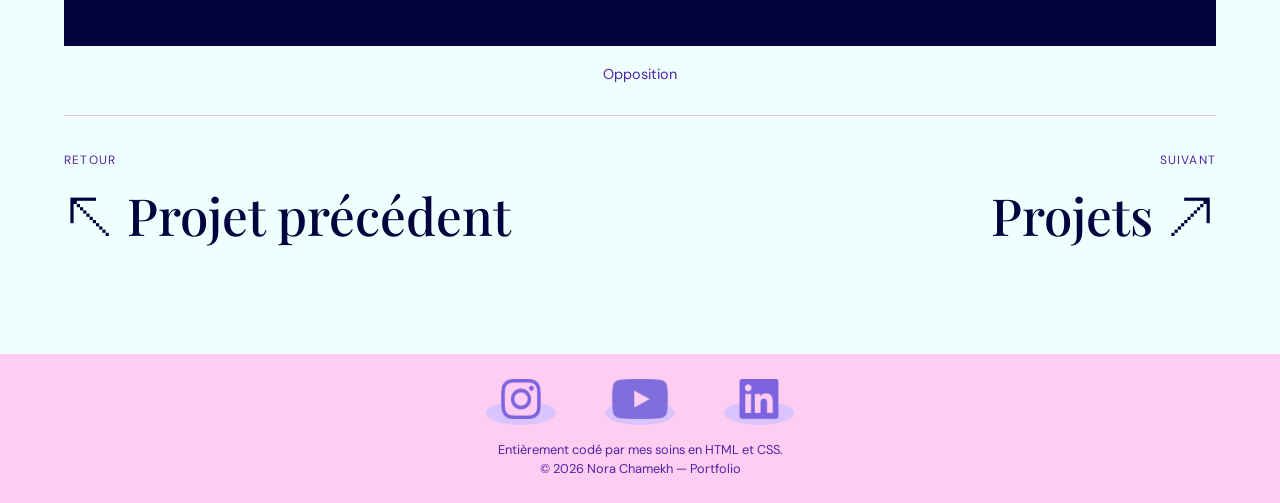
<file: projet-04.html>
<!DOCTYPE html>
<html lang="fr">

<head>
  <meta charset="UTF-8">
  <meta name="viewport" content="width=device-width, initial-scale=1.0">

  <title>Vidéos</title>

  <meta
    name="description"
    content="Présentation du projet 01 réalisé en direction artistique et identité visuelle.">

  <link
    rel="icon"
    type="image/png"
    href="./images/papillon.png"
  >
  <link rel="stylesheet" href="style.css">
 <link rel="stylesheet" href="projets.css">
   <link rel="stylesheet" href="projet.css">
</head>

<body>

  <header class="header">
    <a href="index.html" class="logo">
      NORA CHAMEKH
    </a>

    <button
      class="menu-burger"
      type="button"
      aria-label="Ouvrir le menu"
      aria-expanded="false">
      <span></span>
      <span></span>
      <span></span>
    </button>

    <nav
      class="navigation"
      aria-label="Navigation principale">
      <a href="index.html">Accueil</a>
      <a href="projets.html">Projets</a>
      <a href="index.html#apropos">À propos</a>
      <a href="index.html#contact">Contact</a>
    </nav>
  </header>

  <main>
    
    <!-- Image principale -->

    <section class="projet-image-principale">
      <img
        src="./videos/animation-initial.gif"
        alt="Vue d’ensemble du projet">
   
    </section>
    
    <!-- Introduction du projet -->

  <!--    <section class="projet-hero">

      <p class="sur-titre">
        Identité visuelle — 2025
      </p>

      <h1>
        Identité visuel du Bissap
      </h1>

      
      <p class="projet-introduction">
        Une identité visuelle pensée pour créer un univers
        singulier, cohérent et reconnaissable.
      </p>

    </section> -->

    <!-- Informations -->

    <section class="projet-informations-page">

      <div class="projet-description">
        <p class="sur-titre">
          À propos des projets vidéo
        </p>

        <h2>
          Créations de vidéo
        </h2>
        <p> 
             À travers mes créations vidéo, j’explore le mouvement, le rythme, 
          l’image et la narration visuelle afin de transmettre des messages de manière dynamique et mémorable. 
          Chaque projet associe direction artistique, animation et montage, 
          dans le but de créer des contenus adaptés aux différents supports de communication.
      </p> 
   
        <p> 
        Je conçois des vidéos qui cherchent à capter l’attention tout en racontant une histoire 
        ou en mettant en valeur une idée. Le choix des plans, des couleurs, des typographies, 
        des transitions et des effets participe à la création d’une atmosphère singulière et cohérente.
        </p> 
        <p> 
        Mes réalisations couvrent différents types de contenus, tels que les animations typographiques, 
          les vidéos de mouvement, les séquences narratives et les éléments visuels destinés aux réseaux sociaux 
          ou à la communication de marque. Chaque projet est pensé pour créer une expérience visuelle fluide, 
          expressive et engageante.
       </p>     
 <!--   <p> 
          L’objectif était de développer une identité capable de
          fonctionner sur différents supports : réseaux sociaux,
          contenus vidéo et communication de marque.
        </p>  
   <p>
        
        Construire une présence visuelle distinctive.
          Ce projet explore la création d’un langage visuel cohérent
          à travers une direction artistique contemporaine, expressive
          et adaptée aux usages digitaux.
        </p>
-->
      </div>

      <div class="projet-details">

   <!--     <div>
          <span>Produit</span>
          <p>**...**</p>
        </div>

         <div>
          <span>Mission</span>
         <p>Concevoir l'univers graphique de la boisson Bissap pour une finalité de vente.</p>
        </div>-->
      
         

        <div>
          <span>Années</span>
          <p>2022–2026</p>
        </div>

        <div>
          <span>Services</span>
          <p>
            Direction artistique<br>
            Création de contenu<br>
            Animation 3D<br>
            Vidéo<br>
            Montage vidéo<br>
            Motion design<br>
          </p>
        </div>

        <div>
          <span>Outils utilisés</span>
          <p>
            Adobe Illustrator<br>
            Adobe Photoshop<br>
            Adobe After Effects<br>
            Adobe Premiere Pro<br>
            Storyboarder<br>
            Blender<br>
          </p>
        </div>

      </div>

    </section>

<!-- Section Carrousel -->
    <!--
               <section class="galerie-carrousel" aria-label="Galerie du projet">
                
                  <div class="carrousel-entete">
                    <h2>Le projet en images</h2>
                </div>
                    <div class="carrousel-cadre">
                      <button
                        class="carrousel-precedent"
                        type="button"
                        aria-label="Image précédente"
                        aria-controls="carrousel-images">
                        ←
                      </button>
                
                
                  <div
                    class="carrousel-piste"
                    id="carrousel-images"
                    tabindex="0"
                    role="region"
                    aria-label="Images du projet, défilement horizontal">
                
                    <figure class="carrousel-slide">
                      <img
                        src="./images/hibiscus/post-1.png"
                        alt="Vue principale de l’identité visuelle">
                
                      <figcaption>Affiche avec Slogan</figcaption>
                    </figure>
                
                    <figure class="carrousel-slide">
                      <img
                        src="./images/hibiscus/post-2.png"
                        alt="Vue principale de l’identité visuelle"
                        loading="lazy">
                
                      <figcaption>Fraicheur de la boisson</figcaption>
                    </figure>
                
                    <figure class="carrousel-slide">
                      <img
                        src="./images/hibiscus/post-3.png"
                        alt="Vue principale de l’identité visuelle"
                        loading="lazy">
                
                      <figcaption>Mise en valeur de la boureille</figcaption>
                    </figure>
                
                  </div>
                
                      <button
                        class="carrousel-suivant"
                        type="button"
                        aria-label="Image suivante"
                        aria-controls="carrousel-images">
                        →
                      </button>
                 
                  </div>
                </section>
 -->

      <!-- Section vidéo avec bouton play -->

      <section class="section centrer section-video">

          <h2 class="reveal">Vidéos réalisées</h2>
           <!--    <div class="video-container reveal"> -->
              <div class="video-wrapper centrer" id="video-wrapper">  
                   <!--   video-wrapper video-ratio --> 
                <video
                      id="video-showreel"
                      class="video"
                      controls
                      preload="metadata"
                    poster="./videos/risque.mp4"
                      playsinline>
                      <source src="./videos/risque.mp4" type="video/mp4">
                      Votre navigateur ne prend pas en charge la vidéo.
                    </video>
                           <button
                            id="bouton-play"
                            class="bouton-play"
                            type="button"
                            aria-label="Lancer la vidéo">
                            <span class="icone-play"></span> 
                          </button>
                  </div>  
           <p class="legende centrer">  Lettre animée du mot «Risque»  <br>  </p>

        <div class="video-wrapper centrer" id="video-wrapper">  
                   <!--   video-wrapper video-ratio --> 
                <video
                      id="video-showreel"
                      class="video"
                      controls
                      preload="metadata"
                    poster="./videos/geste-sportif.mp4"
                      playsinline>
                      <source src="./videos/geste-sportif.mp4" type="video/mp4">
                      Votre navigateur ne prend pas en charge la vidéo.
                    </video>
                           <button
                            id="bouton-play"
                            class="bouton-play"
                            type="button"
                            aria-label="Lancer la vidéo">
                            <span class="icone-play"></span> 
                          </button>
                  </div>  
           <p class="legende centrer">   Mouvement de danse — Tango  <br>  </p>
        
                  <div class="video-wrapper centrer" id="video-wrapper"> 
                   
                    <video
                          id="video-showreel"
                          class="video"
                          controls
                          preload="metadata"
                      poster="./videos/oppose.mp4"
                          playsinline>
                      
                          <source src="./videos/oppose.mp4" type="video/mp4">
                          Votre navigateur ne prend pas en charge la vidéo.
                        </video>
                               <button
                                id="bouton-play"
                                class="bouton-play"
                                type="button"
                                aria-label="Lancer la vidéo">
                                <span class="icone-play"></span> 
                              </button>
                      </div>  
         <p class="legende centrer">   Opposition  </p>

        
    </section>
    
    
    <!-- Galerie du projet -->
 <!--
    <section class="projet-galerie">
           <figure class="projet-visuel projet-visuel-large">
             
                    <button
                        class="ouvrir-image"
                        type="button"
                        aria-label="Agrandir l’image du projet">
                              <img
                                src="./images/hibiscus/affiche-hibiscus.png"
                                alt="Détail de l'identité visuelle du produit">
                    </button>
              <figcaption class="centrer">
                Présentation du produit
              </figcaption>
            </figure>

      <figure class="projet-visuel  projet-visuel-petit">
         <button
            class="ouvrir-image"
            type="button"
            aria-label="Agrandir l’image du projet">

              <img
                src="./images/hibiscus/logo-hibiscus.png"
                alt="Logo de l’identité visuelle">
         </button>
              <figcaption class="centrer">
                Logo final
              </figcaption>
            </figure>

            <figure class="projet-visuel projet-visuel-petit">
                <button
                  class="ouvrir-image"
                  type="button"
                  aria-label="Agrandir l’image du projet">
                      <img
                        src="./images/hibiscus/logo-ibissap.png"
                        alt="Déclinaison graphique de l’identité visuelle">
              </button>
              <figcaption class="centrer">
                Premier version du logo
              </figcaption>
            </figure>
      
       <figure class="projet-visuel projet-visuel-petit">
         <button
                  class="ouvrir-image"
                  type="button"
                  aria-label="Agrandir l’image du projet">
              <img
                src="./images/hibiscus/logo-bissap.png"
                alt="Déclinaison graphique de l’identité visuelle">
          </button>
              <figcaption class="centrer">
                Deuxième version visuel logo
              </figcaption>
            </figure>

            <figure class="projet-visuel projet-visuel-petit">
              <button
                  class="ouvrir-image"
                  type="button"
                  aria-label="Agrandir l’image du projet">
              <img
                src="./images/hibiscus/fleur.png"
                alt="Déclinaison graphique de l’identité visuelle">
                </button>
              <figcaption class="centrer">
                Logo fleur
              </figcaption>
            </figure>
      
            <figure class="projet-visuel projet-visuel-petit">
               <button
                  class="ouvrir-image"
                  type="button"
                  aria-label="Agrandir l’image du projet">
              <img
                src="./images/hibiscus/bouteille-rempli.png"
                alt="Élément du produit">
              </button>
              <figcaption class="centrer">
                Bouteille rempli
              </figcaption>
            </figure> 
          
            <figure class="projet-visuel projet-visuel-petit">
               <button
                  class="ouvrir-image"
                  type="button"
                  aria-label="Agrandir l’image du projet">
              <img
                src="./images/hibiscus/bouteille-vide.png"
                alt="Élément du produit">
             </button>
              <figcaption class="centrer">
                Bouteille vide
              </figcaption>
            </figure>
      
            <figure class="projet-visuel projet-visuel-petit">
               <button
                  class="ouvrir-image"
                  type="button"
                  aria-label="Agrandir l’image du projet">
              <img
                src="./images/hibiscus/petale-glacons.png"
                alt="Éléments du produit">
               </button>
              <figcaption class="centrer">
                Éléments - Pétale & Glaçons
              </figcaption>
            </figure>
      
       <figure class="projet-visuel projet-visuel-petit">
          <button
                  class="ouvrir-image"
                  type="button"
                  aria-label="Agrandir l’image du projet">
              <img
                src="./images/hibiscus/bouchon.png"
                alt="Élément du produit">
             </button>
              <figcaption class="centrer">
                Élément - Bouchon de la bouteille
              </figcaption>
            </figure>

       <figure class="projet-visuel projet-visuel-petit">
          <button
                  class="ouvrir-image"
                  type="button"
                  aria-label="Agrandir l’image du projet">
              <img
                src="./images/hibiscus/bouteille-eau.png"
                alt="Élément du produit">
           </button>
              <figcaption class="centrer">
                Éléments - Bouteille & Eau
              </figcaption>
            </figure>

            <figure class="projet-visuel projet-visuel-petit">
               <button
                  class="ouvrir-image"
                  type="button"
                  aria-label="Agrandir l’image du projet">
              <img
                src="./images/hibiscus/presentation-bouteille.png"
                alt="Éléments du produit">
                </button>
              <figcaption class="centrer">
                Tous les Éléments - Bouteille & Eau & Pétale & Glaçons
              </figcaption>
            </figure>
      
           <figure class="projet-visuel projet-visuel-petit">
                <button
                  class="ouvrir-image"
                  type="button"
                  aria-label="Agrandir l’image du projet">
              <img
                src="./images/hibiscus/verre.png"
                alt="Élément du produit">
                </button>
              <figcaption class="centrer">
                Merche du produit
              </figcaption>
            </figure>
      
  
    </section>
-->
    <!-- Navigation entre projets -->

    <nav class="navigation-projets" aria-label="Navigation entre les projets">

      <a
        href="projet-03.html"
        class="navigation-projet navigation-projet-retour">
        <span>Retour</span>
        <strong>🡤 Projet précédent</strong>
      </a>

      <a
        href="projets.html"
        class="navigation-projet navigation-projet-suivant">
        <span>Suivant</span>
        <strong>Projets 🡥</strong>
      </a>

    </nav>

  </main>
  
 <button
          id="bouton-haut"
          class="bouton-haut"
          type="button"
          aria-label="Remonter en haut de la page">
          ↑
          </button>
  
  <footer>
       
            <div class="social centrer reveal">
          <a href="https://www.instagram.com/c.nora017" target="_blank"><i class="bx "><img class="logo-reseau effet-flottant" src="images/instagram.png"></i></a>
          <a href="https://www.youtube.com/@NoraCHAMEKH" target="_blank"><i class="bx"><img class="logo-reseau effet-flottant" src="images/youtube.png"></i></a>
          <a href="https://www.linkedin.com/in/nora-chamekh" target="_blank">
            <i class="bx">
             <img class="logo-reseau effet-flottant" src="images/linkedin.png">
            </i></a>
        </div>
    <p class="centrer">Entièrement codé par mes soins en HTML et CSS.</p>
 <p class="centrer">© 2026 Nora Chamekh — Portfolio</p>
  </footer>   

  <script src="./javascript/menu-script.js"></script>
  <script src="./javascript/boutton-script.js"></script>
  <script src="./javascript/video-script.js"></script>
  <script src="./javascript/visible-script.js"></script>
  <script src="./javascript/agrandir-script.js"></script>
  <script src="./javascript/carrousel-script.js"></script>

  <dialog id="image-agrandie" aria-label="Aperçu de l’image">
      <button
        class="fermer-image"
        type="button"
        aria-label="Fermer l’image"
        autofocus>
        ×
      </button>
      <img id="image-grand-format" alt="">
  </dialog>
  
</body>
</html>
</file>
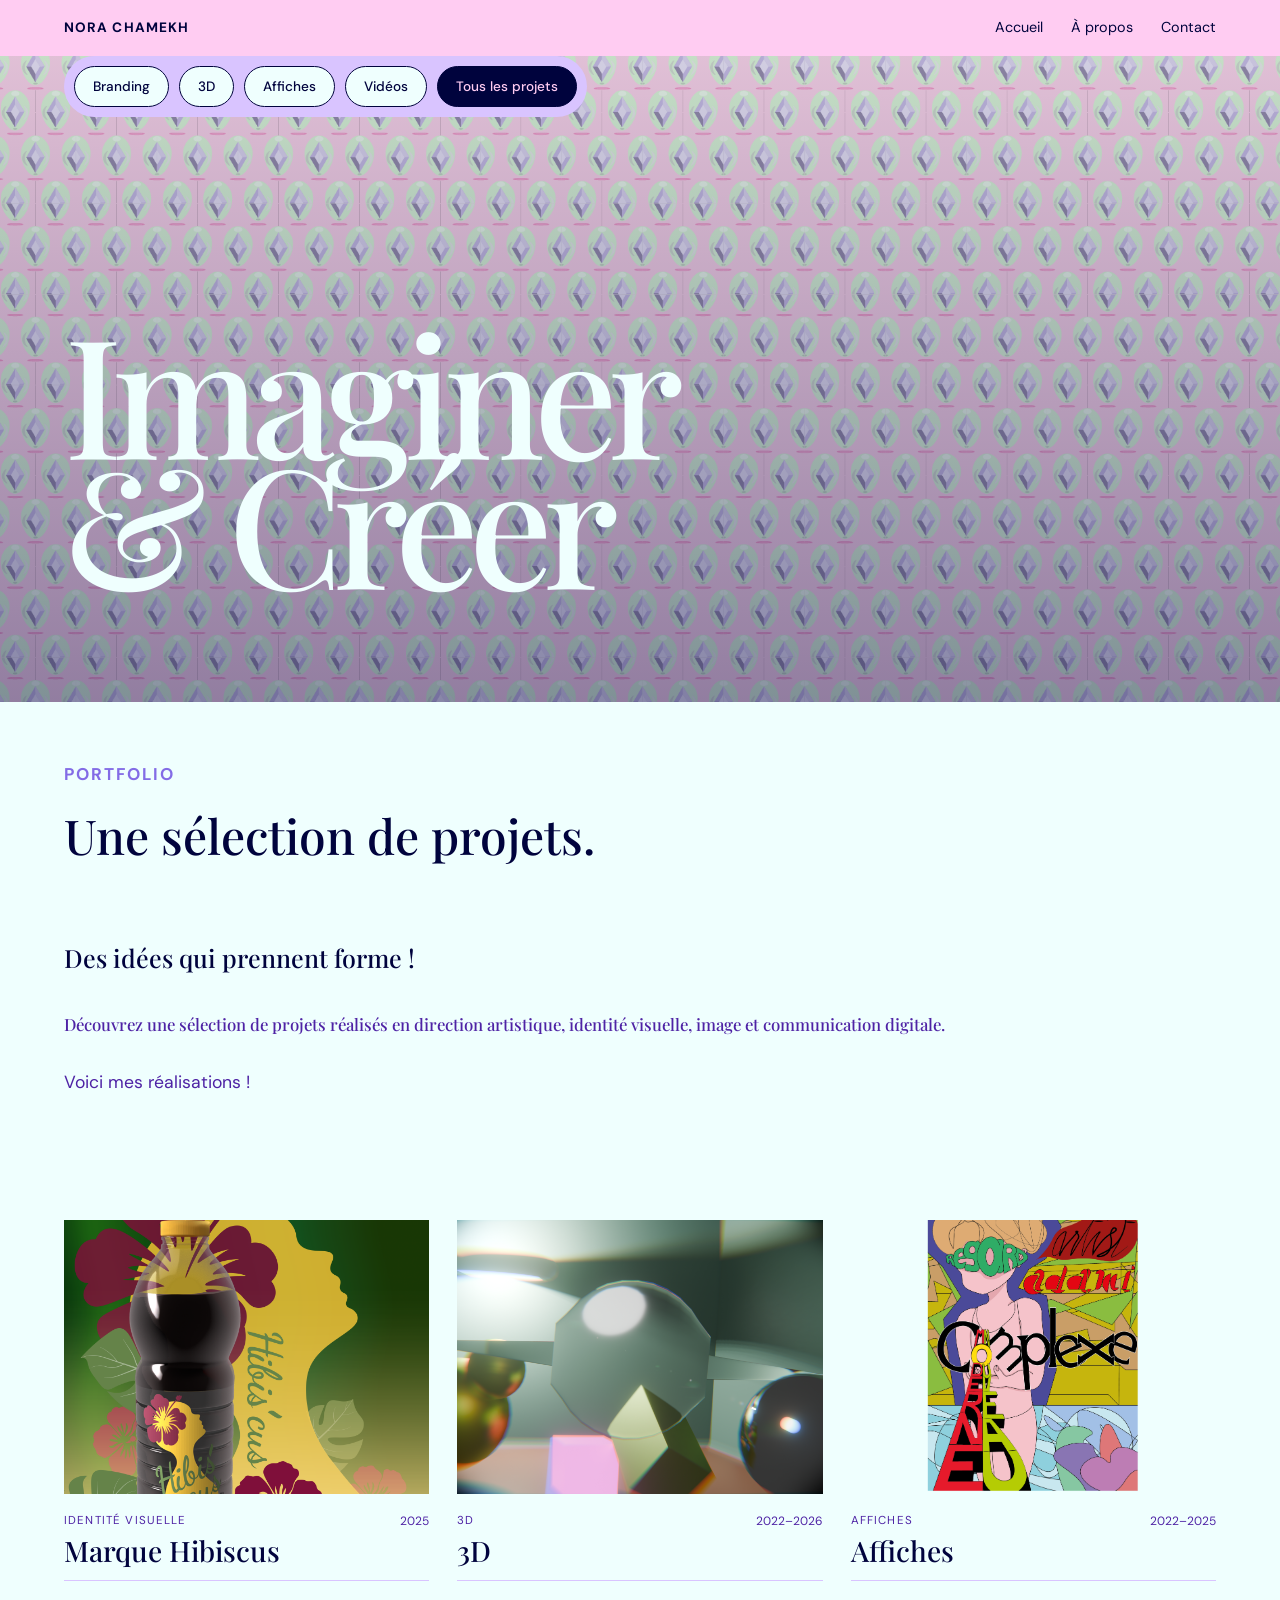
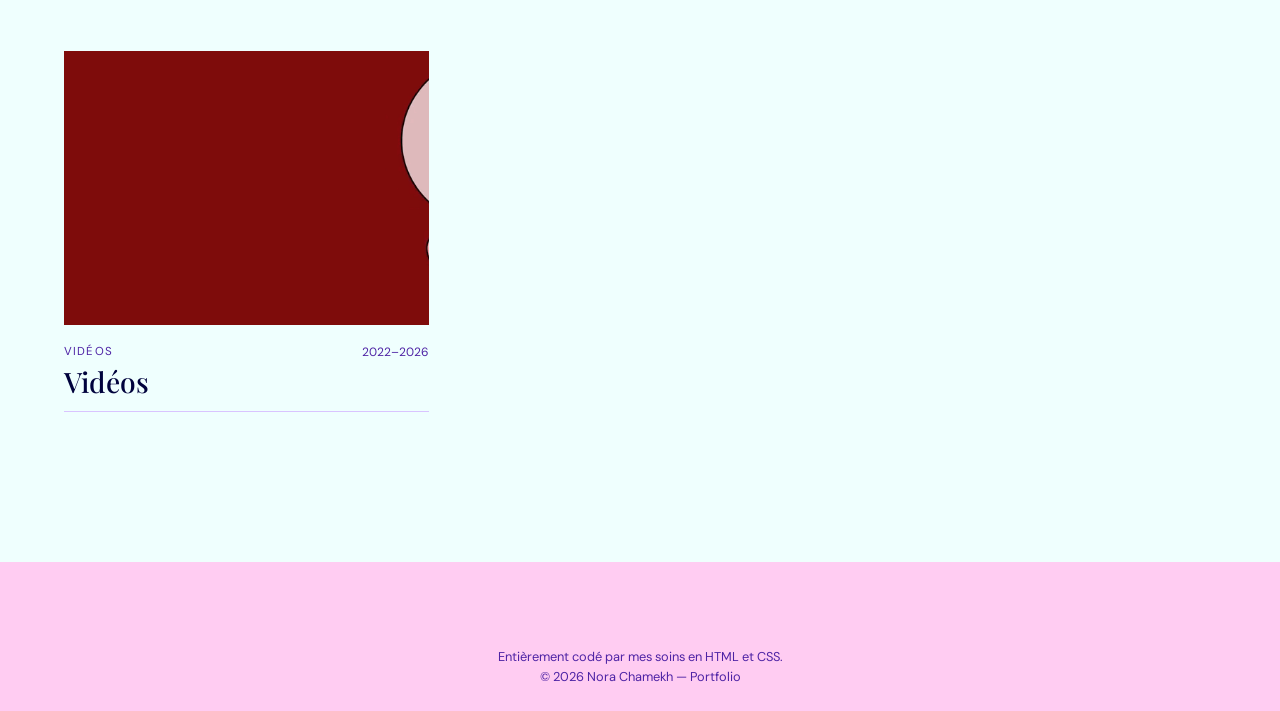
<file: projets.html>
<!DOCTYPE html>
<html lang="fr">
<head>
  <meta charset="UTF-8">
  <meta name="viewport" content="width=device-width, initial-scale=1.0">
    <title>Projets — Portfolio</title>
  <meta name="description" content="Découvrez mes projets.">

   <link rel="icon" type="image/png" sizes="32x32" href="images/papillon.png">
  
  <link rel="stylesheet" href="style.css">
 <link rel="stylesheet" href="projets.css"> <!--   -->
</head>

<body>
  <header class="header">
    <a href="index.html" class="logo"> NORA CHAMEKH </a>

     <button
      class="menu-burger"
      type="button"
      aria-label="Ouvrir le menu"
      aria-expanded="false">
      <span></span>
      <span></span>
      <span></span>
    </button>

    <nav class="navigation" aria-label="Navigation principale">
      <a href="index.html">Accueil</a>
    <!--    <a href="projets.html" aria-current="page">Projets</a> -->
       <a href="index.html#apropos">À propos</a>
      <a href="index.html#contact">Contact</a>
    </nav>
  </header>

  <main>

           <section class="projets-hero">
                
                      <img
                        src="./images/fond.png"
                        alt="Composition visuelle représentant les projets créatifs">
                
                      <div class="projets-hero-overlay"></div>
                
                  <div class="projets-hero-contenu">
                
                        <p class="projets-hero-label">
                          Portfolio — Direction artistique
                        </p>
                    
                        <h1>
                          Imaginer<br>
                          & Créer
                        </h1>
                   
                  </div>
                </section>    
       <section class="section">        
                
                      <section class="filtres-projets centrer" aria-label="Filtrer les projets">
                      
                        <button
                          class="filtre-projet"
                          type="button"
                          data-filtre="branding">
                          Branding
                        </button>
                      
                        <button
                          class="filtre-projet"
                          type="button"
                          data-filtre="campagne">
                          3D
                        </button>
                        
                         <button
                          class="filtre-projet"
                          type="button"
                          data-filtre="digital">
                          Affiches
                        </button>
                        
                        <button
                          class="filtre-projet"
                          type="button"
                          data-filtre="video">
                          Vidéos
                        </button>
                      
                        <button
                          class="filtre-projet actif"
                          type="button"
                          data-filtre="tous">
                          Tous les projets
                        </button>
                      
                      </section>
             
                 </section>     
              
                
    <!--   -->
    
    <section class="section section-selection projets-page">

      <div class="projets-page-introduction reveal">
        <p class="sur-titre">Portfolio</p>

      
        
        <h1>
          Une sélection de projets.
        </h1>
          <h2> Des idées qui prennent forme ! <br></h2>
                <h3 class="projets-page-description">
                  Découvrez une sélection de projets réalisés en direction artistique,
                  identité visuelle, image et communication digitale.
                </h3>
          
      <p class="introduction"> 
        Voici mes réalisations !
        </p>
      </div>

       <section class="work-list">
                  
                    <a href="projet-01.html" class="work-project reveal" data-categorie="branding">
                      <div class="work-project-media">
                        <img
                          src="./images/hibiscus/affiche-hibiscus.png"
                          alt="Identité visuelle du projet 01 _ Projet d'identité visuelle">
                  
                        <span class="work-project-arrow" aria-hidden="true">↗</span>
                      </div>
                  
                      <div class="work-project-info">
                        <div>
                          <p>Identité visuelle </p>
                        <!--  Direction artistique Social media -->
                          <h2>Marque Hibiscus</h2>
                        </div>
                  
                        <span>2025</span>
                      </div>
                    </a>
                  
                    <a href="projet-02.html" class="work-project reveal" data-categorie="campagne">
                      <div class="work-project-media">
                        <img
                          src="./images/3d/elements.png"
                          alt="Campagne de communication du projet 02">
                  
                        <span class="work-project-arrow" aria-hidden="true">↗</span>
                      </div>
                  
                      <div class="work-project-info">
                        <div>
                          <p>3D</p>
                          <h2>3D</h2>
                        </div>
                  
                        <span>2022–2026</span>
                      </div>
                    </a>
                  
                    <a href="projet-03.html" class="work-project reveal" data-categorie="digital">
                      <div class="work-project-media">
                        <img 
                          src="./images/affiche.png"
                          alt="Contenu digital du projet 03">
                  
                        <span class="work-project-arrow" aria-hidden="true">↗</span>
                      </div>
                  
                      <div class="work-project-info">
                        <div>
                          <p>Affiches</p>
                          <h2>Affiches</h2>
                        </div>
                  
                        <span>2022–2025</span>
                      </div>
                    </a>
                  
                    <a href="projet-04.html" class="work-project reveal" data-categorie="video">
                      <div class="work-project-media">
                        <img src="./videos/animation-initial.gif" alt="Direction artistique du projet 04">
                        
                        <span class="work-project-arrow">↗</span>
                      </div>
                  
                      <div class="work-project-info">
                        <div>
                          <p>Vidéos</p>
                          <h2>Vidéos</h2>
                        </div>
                  
                        <span>2022–2026</span>
                      </div>
                    </a>
                  
     </section>
      
    

  <!--   <section class="section contact projets-contact">

      <p class="sur-titre reveal">
        Un projet en tête ?
      </p>

      <h2 class="reveal">
        Parlons de votre<br>
        prochaine idée.
      </h2>
            <h2 class="reveal">
        Créons quelque<br>
        chose de singulier.
      </h2>

      <a
        href="mailto:nora.chamekh017@gmail.com"
        class="bouton reveal">
        Me contacter
      </a>

    </section>
 -->
  </main>

    
 <!-- Bouton retour en haut -->
          <button
          id="bouton-haut"
          class="bouton-haut"
          type="button"
          aria-label="Remonter en haut de la page">
          ↑
          </button>
      
  <footer>
       
            <div class="social centrer reveal">
          <a href="https://www.instagram.com/c.nora017" target="_blank"><i class="bx "><img class="logo-reseau effet-flottant" src="images/instagram.png"></i></a>
          <a href="https://www.youtube.com/@NoraCHAMEKH" target="_blank"><i class="bx"><img class="logo-reseau effet-flottant" src="images/youtube.png"></i></a>
          <a href="https://www.linkedin.com/in/nora-chamekh" target="_blank">
            <i class="bx">
             <img class="logo-reseau effet-flottant" src="images/linkedin.png">
            </i></a>
        </div>
    <p class="centrer">Entièrement codé par mes soins en HTML et CSS.</p>
 <p class="centrer">© 2026 Nora Chamekh — Portfolio</p>
  </footer>  

  

  <script src="./javascript/menu-script.js"></script>
  <script src="./javascript/boutton-script.js"></script>
  <script src="./javascript/video-script.js"></script>
  <script src="./javascript/visible-script.js"></script>
  <script src="./javascript/fleche-script.js"></script>
  <script src="./javascript/fond-script.js"></script>
  <script src="./javascript/image-script.js"></script>

</body>
</html>
</file>
<file: style.css>
@import url('https://fonts.googleapis.com/css2?family=DM+Sans:wght@400;500;700&family=Playfair+Display:wght@500;600&display=swap');

:root {
  --fond: #effffe;
  --texte: #00033d;
  --accent: #836ce6;
  --gris: #4e23a5;
  --blanc: #ffccf2;
  --bordure: #d9c4ff;
  --espace: 5vw;
}

* {
  box-sizing: border-box;
  margin: 0;
  padding: 0;
}

html {
  scroll-behavior: smooth;
}

body {
  background: var(--fond);
  color: var(--texte);
  font-family: 'DM Sans', sans-serif;
  line-height: 1.5;
}

/* En-tête */

.header {
  align-items: center;
  display: flex;
  justify-content: space-between;
  /*padding: 10px 28px 10px 28px;*/
    padding: 17px var(--espace);
  position: relative;
  width: 100%;
  background: var(--blanc);
  position: fixed;
  z-index: 1030;
}


.logo {
  color: var(--texte);
  font-size: 0.85rem;
  font-weight: 700;
  letter-spacing: 0.08em;
  text-decoration: none;
}

.logo:hover {
  color: var(--accent);
}

.effet-flottant {
  display: inline-block;
  transform: translateY(0);
  transition: transform 0.35s ease-out;
}

.effet-flottant:hover {
  transform: translateY(-6px);
}
  
/* Navigation sur ordinateur */

.navigation {
  align-items: center;
  display: flex;
  gap: 28px;
}

.navigation a {
  color: var(--texte);
  font-size: 0.9rem;
  text-decoration: none;
}

.navigation a:hover {
  color: var(--accent);
}

/* Bouton burger */

.menu-burger {
  align-items: center;
  background: transparent;
  border: 0;
  cursor: pointer;
  display: none;
  flex-direction: column;
  height: 36px;
  justify-content: center;
  padding: 4px;
  width: 36px;
  z-index: 30;
}

.menu-burger span {
  background: var(--texte);
  display: block;
  height: 2px;
  margin: 3px 0;
  transition: transform 0.3s ease, opacity 0.3s ease;
  width: 28px;
}

/* Section principale */

.hero {
  min-height: 80vh;
  padding: 10vh var(--espace) 30px;
}

.sur-titre {
  color: var(--accent);
  font-size: 17px;
  font-weight: 700;
  letter-spacing: 0.12em;
  margin-bottom: 22px;
     margin-top: 30px;
  text-transform: uppercase;
}

h1,
h2,
h3 {
  font-family: 'Playfair Display', serif;
  font-weight: 500;
  line-height: 1.05;
}

h1 {
 /* font-size: 30px;*/
  font-size: xxx-large;
      padding-bottom: 50px;
 /*  max-width: 950px;*/
}

h2 {
  font-size: 25px;
  margin-bottom: 45px;
}

h3 {
  font-size: 20px;
  margin-bottom: 25px;
}/**/

.introduction {
  color: var(--gris);
  font-size: 1.1rem;
  margin: 35px 0;
  max-width: 530px;
}

.bouton {
  background: var(--texte);
  color: var(--blanc);
  display: inline-block;
  font-size: 0.9rem;
  padding: 15px 22px;
  border-radius: 20px;
  text-decoration: none;
  transition: background 0.3s ease, transform 0.3s ease;
}

.bouton:hover {
  background: var(--bordure);
  color: var(--texte);
  transform: translateY(-3px);
  /*transition: all 0.4s;*/
    transition: background 0.3s ease, transform 0.3s ease;
}

@media screen and (min-width: 700px) {
      .acote {
        display: flex;
        padding: auto;
        margin: 1%;
    }
    .me {
        width: 250px;
        height: 24%;
        border-radius: 7%;
        margin: 0 3%;
        justify-content: center;
        display: grid;
        grid-template-columns: auto auto auto auto;
        padding: 1em 0;
        background-color: #373659;
        box-shadow: 0px 0px 10px #000000;
        border-radius: 6px;
        text-align: center;
        justify-items: center;
        flex-direction: column;
        margin-top: 3%;
        align-items: center;
    }
}
/* Sections */

.section {
  padding: 0 var(--espace);
 /* padding-left: 11vw; 
  padding: 100px var(--espace);
  padding: 30px;
  padding-top: inherit;*/
}

/* Section projets */

.section-projets {
      padding: var(--espace);
  padding-top: 0;
 /* padding-bottom: 140px;
  padding-top: 140px;*/
}

.projets-introduction {
  align-items: flex-end;
  display: flex;
  justify-content: space-between;
  margin-bottom: 70px;
}

.projets-introduction h2 {
  margin-bottom: 0;
}

.projets-description {
  color: var(--gris);
  max-width: 280px;
}

/* Grille asymétrique */

.projets-grille {
  align-items: start;
  display: grid;
  gap: 80px 32px;
  grid-template-columns: repeat(2, 1fr);
}

.projet {
  min-width: 0;
}

.projet-large {
  grid-column: span 2;
}

.projet-petit {
  grid-column: span 1;
}

.projet:nth-child(2) {
  margin-top: 100px;
}

.projet:nth-child(3) {
  margin-top: -20px;
}

/* Images */

.projet-image {
  display: block;
  overflow: hidden;
  position: relative;
}

.projet-image img {
  aspect-ratio: 16 / 10;
  /*  aspect-ratio: 4 / 5; */
  display: block;
  height: 100%;
  object-fit: cover;
    opacity: 1;
  transform: none;
  transition:
    transform 0.8s 
        cubic-bezier(0.2, 0.65, 0.3, 1),
    filter 0.5s ease;
  width: 100%;
}

.projet-large .projet-image img {
  aspect-ratio: 16 / 8;
}

.projet-image img.img-scroll {
  opacity: 1;
  transform: none;
}

.projet-image:hover img {
  filter: brightness(0.75);
  transform: scale(1.06);
}

/* Overlay invisible au départ */

.projet-overlay {
  align-items: flex-start;
  background: var(--texte);
  color: var(--blanc);
  display: flex;
  margin-top: 30%;
  padding-top: 10%;
  flex-direction: column;
  inset: 0;
/*   justify-content: flex-end;*/
  opacity: 0;
      padding: 30px 30px 0 30px;
  pointer-events: none;
  position: absolute;
  transform: translateY(15px);
  transition:
    opacity 0.4s ease,
    transform 0.4s ease;
  z-index: 2;
}

/* Apparition du texte au survol */

.projet-image:hover .projet-overlay,
.projet-image:focus-visible .projet-overlay {
  opacity: 1;
  transform: translateY(0);
}

/* Zoom léger de l'image */

.projet-image:hover img.img-scroll {
  filter: brightness(0.75);
  transform: scale(1.06);
}

/* Texte de l'overlay */

.projet-overlay-categorie {
  color: var(--blanc);
  font-size: 0.75rem;
  letter-spacing: 0.12em;
  margin-bottom: 10px;
  text-transform: uppercase;
}

.projet-overlay h3 {
  color: var(--blanc);
  font-family: 'Playfair Display', serif;
  font-size: clamp(2rem, 4vw, 4rem);
  font-weight: 500;
  line-height: 1;
}

.projet-overlay-fleche {
  font-size: 1.8rem;
   -webkit-text-stroke-width: thin;
  transition: transform 0.3s ease;
      margin-left: auto;
      position: relative;
      bottom: 70%;
}

.projet-image:hover .projet-overlay-fleche {
  transform: translate(5px, -5px);
}

/* Apparition des cartes au scroll */

.projet:nth-child(2) {
  transition-delay: 0.1s;
}

.projet:nth-child(3) {
  transition-delay: 0.2s;
}

.projet:nth-child(4) {
  transition-delay: 0.3s;
}

.affiche {
    justify-self: center;
    width: 800px;
    height: 415px;
  }

.apropos {
  background: var(--texte);
  color: var(--blanc);
      padding: var(--espace);
}

.apropos .sur-titre {
  color: var(--accent);
}

.apropos p:last-child {
  font-size: 1.25rem;
  /*max-width: 650px;*/
  padding-left: 70px;
}

.contact {
 /* min-height: 55vh;*/
  padding: 20px;
}

.centrer {
    text-align: center !important;
     /* padding: var(--espace);*/
      place-items: center;
}

/* Pied de page */

footer {
 /* border-top: 1px solid var(--gris);*/
  color: var(--gris);
  font-size: 0.8rem;
  padding: 25px var(--espace);
  background: var(--blanc);
}

/* Réseaux Socieaux */

.social
{
   text-align: center !important;
box-sizing: border-box;
 padding-bottom: 1rem !important;
    display: block;
    unicode-bidi: isolate;
}

.social a {
        color: var(--texte);
    line-height: 1;
   /*   padding: 8px 0; */
    margin: 2%;
    border-radius: 50%;
    text-align: center;
    width: 36px;
    height: 36px;
    transition: 0.3s;
     font-size: 18px;
  /*  display: inline-block;*/
    background: var(--bordure);
}

.logo-reseau {
  width: 70px;
  text-decoration: none;
}

.logo-reseau:hover {
  transition: background 0.3s ease, transform 0.3s ease;
}

.bx {
    font-family: boxicons !important;
    font-weight: 400;
    font-style: normal;
    font-variant: normal;
    line-height: 1;
    text-rendering: auto;
    display: inline-block;
    text-transform: none;
    speak: none;
    -webkit-font-smoothing: antialiased;
    -moz-osx-font-smoothing: grayscale;
}

/* Boutton qui remonte en haut de page */

.bouton-haut {
  background: var(--texte);
  border: none;
  border-radius: 50%;
  bottom: 20px;
  color: var(--blanc);
  cursor: pointer;
/*  display: none;*/
  font-size: 22px;
  height: 45px;
  position: fixed;
      visibility: hidden;
    opacity: 0;
  right: 20px;
  width: 45px;
  z-index: 10;
  display: inline-block;
      transition: background 0.3s ease, transform 0.3s ease;
  text-decoration: none;
      transition: all 0.4s;
}

.bouton-haut.visible {
  display: block;
      visibility: visible;
    opacity: 1;
}

.bouton-haut:hover {
  background: #d9c4ff;
  color: var(--texte);
    background: var(--accent);
  transform: translateY(-3px);
      -webkit-text-stroke-width: thick;
  text-box-trim: trim-start;
}

/* État de départ des éléments à révéler */
.reveal {
  opacity: 0;
  transform: translateY(24px);
  transition:
    opacity 0.7s ease,
    transform 0.7s ease;
}

/* État visible */
.reveal.visible {
  opacity: 1;
  transform: translateY(0);
}

/*Apparition des images*/
.img-scroll {
  opacity: 0;
  transform: translateY(24px);
  transition:
    opacity 0.7s ease,
    transform 0.7s ease;
}

.img-scroll.apparue {
  opacity: 1;
  transform: translateY(0);
}

/* Vidéo et bouton play */
.section-video {
  padding: 10px var(--espace);
}

.video-ratio {
    --souris-x: 50%;
  --souris-y: 50%;
  position: relative;
  background: var(--texte);
  overflow: hidden;
  cursor: pointer;
    aspect-ratio: 9 / 16;
    width: 50%;
}

.video-container {
  margin-top: 40px;
  max-width: 1100px;
}

.video-wrapper {
  --souris-x: 50%;
  --souris-y: 50%;
  position: relative;
  width: 100%;
  /* ratio 16:9 */
  aspect-ratio: 16 / 9;
  background: var(--texte);
  overflow: hidden;
  cursor: pointer;
    /* Surtout pas de pointer-events: none ici */
}

/* Vidéo / image poster */
.video {
  width: 100%;
  height: 100%;
  display: block;
  object-fit: cover;
  transition: transform 0.8s ease;
  transform: scale(1);
    /* Pas de pointer-events: none */
}

/* Petit zoom au survol du conteneur */
/* Le zoom fonctionne seulement si la vidéo est en pause */
.video-wrapper:not(.video-deja-lancee):hover .video {
  transform: scale(1.06);
}

/* Contrôles cachés avant le premier lancement */
.video-wrapper:not(.video-deja-lancee) video::-webkit-media-controls {
  display: none !important;
}

/* Bouton play qui suit la souris */
.bouton-play {
  align-items: center;
  background: rgba(255, 255, 255, 0.94);
  border: 0;
  border-radius: 50%;
  /*cursor: pointer;*/
  display: flex;
  height: 80px;
  justify-content: center;
    /* position initiale centrée, sera mise à jour par JS */
    left: var(--souris-x);
  opacity: 1;
   pointer-events: none;
  position: absolute;
   top: var(--souris-y);
  transform: translate(-50%, -50%);
  transition: 
    left 0.1s linear,
    top 0.1s linear,
    opacity 0.4s ease,
    background 0.25s ease; /*opacity 0.5s ease, transform 0.25s ease; */
  width: 80px;
  /* will-change: transform;
   pointer-events: auto;  important */
  z-index: 5;
}

/* Le bouton revient doucement au centre en quittant la vidéo
.video-wrapper:not(:hover) .bouton-play {
  left: 50%;
  top: 50%;
} */

/* Le bouton disparaît définitivement après le premier lancement */
.video-wrapper.video-deja-lancee .bouton-play {
  opacity: 0;
  pointer-events: none;
  transform: translate(-50%, -50%) scale(0.8);
}

.bouton-play:hover {
  background: var(--blanc);
 /* transform: translate(-50%, -50%) scale(1.08);*/
}

.icone-play {
  border-bottom: 10px solid transparent;
  border-left: 18px solid #1d1d1b;
  border-top: 10px solid transparent;
  display: block;
  height: 0;
  margin-left: 4px;
  width: 0;
}

.legende {
  color: var(--gris);
  font-size: 0.9rem;
  margin-top: 18px;
  padding-bottom: 20px;
}

/* Cacher le bouton quand la vidéo est en lecture 
.video-wrapper.lecture-en-cours .bouton-play {
  opacity: 0;
  pointer-events: none;
}*/


/* +Assombrir légèrement au survol */
.video-wrapper::after {
  background: radial-gradient(
    circle at center,
    rgba(0, 0, 0, 0) 0%,
    rgba(0, 0, 0, 0.25) 100%
  );
  content: '';
  inset: 0;
  opacity: 0;
  pointer-events: none; /* important */
  position: absolute;
  transition: opacity 0.4s ease;
}

.video-wrapper:hover::after {
  opacity: 1;
}

/* fleche */
.selection-fleche {
    align-items: center;
    border: 1px solid var(--bordure);
    border-radius: 50%;
        display: flex;
    position: absolute;
    /*left: 85%;*/
    font-size: 1.6rem;
    height: 54px;
    justify-content: center;
    transform: rotate(0deg);
    transition: background 0.35s ease, color 0.35s ease, transform 0.35s ease;
    width: 54px;
}

 /*.selection-fleche:hover {
  color: var(--bordure);
   transform: rotate(50deg);
    transition: background 0.35s ease, color 0.35s ease, transform 0.35s ease;
  transform: translate(5px, -5px) rotate(45deg);
}*/

.selection-projet:hover .selection-fleche,
.selection-projet:focus-visible .selection-fleche {
  rotate: 45deg;
  color: var(--accent);
}

/* Préférence accessibilité : réduire les animations si nécessaire */
@media (prefers-reduced-motion: reduce) {
  .video,
  .bouton-play {
    transition: none;
  }
}

/* Version mobile */

@media (max-width: 700px) {

  .header {
    align-items: center;
    flex-direction: row;
    justify-content: space-between;
    padding: 12px var(--espace);
  }

  .menu-burger {
    display: flex;
  }

  .navigation {
    background: var(--fond);
    display: none;
    flex-direction: column;
    gap: 0;
    left: 0;
    padding: 20px var(--espace) 25px;
    position: absolute;
    right: 0;
    top: 100%;
    z-index: 20;   
  }

  .navigation.menu-ouvert {
    display: flex;
  }

  .navigation a {
    border-bottom: 1px solid var(--gris);
    padding: 15px 0;
    width: 100%;
  }

  .contact {
    min-height: 35vh;
    padding: 20px;
}

  /* Transformation du burger en croix */

  .menu-burger.menu-ouvert span:nth-child(1) {
    transform: translateY(8px) rotate(45deg);
  }

  .menu-burger.menu-ouvert span:nth-child(2) {
    opacity: 0;
  }

  .menu-burger.menu-ouvert span:nth-child(3) {
    transform: translateY(-8px) rotate(-45deg);
  }

  .hero {
    min-height: 70vh;
    padding-bottom: 80px;
    padding-top: 10vh;
  }

 .projet-overlay {
    opacity: 1;
    padding: 20px;
    transform: translateY(0);
  }

  .projet-overlay h3 {
    font-size: 2rem;
  }
  
  .projets-introduction {
    align-items: flex-start;
    display: block;
    margin-bottom: 45px;
  }

  .projets-introduction h2 {
    margin-bottom: 25px;
  }

  .projets-description {
    max-width: 100%;
  }

  .projets-grille {
    display: block;
  }

  .projet,
  .projet:nth-child(2),
  .projet:nth-child(3) {
    margin-bottom: 55px;
    margin-top: 0;
  }

  .projet-image img,
  .projet-large .projet-image img {
    aspect-ratio: 4 / 3;
  }

  .section-video .section-projets {
    padding: var(--espace);
}

  .bouton-haut.visible {
    display: block;
    visibility: visible;
    opacity: 0;
   }
  
  .bouton-haut {
    bottom: 18px;
    height: 44px;
    right: 18px;
    width: 44px;
  }

  /* Informations sous l'image*/

.projet-informations {
  align-items: flex-start;
  border-bottom: 1px solid var(--gris);
  display: flex;
  justify-content: space-between;
  padding: 18px 0 14px;
}

.projet-informations h3 {
  font-size: 1.1rem;
  font-weight: 500;
  margin-bottom: 3px;
  /*margin-top: 18px;*/
}

.projet-informations p {
  color: var(--gris);
  font-size: 0.85rem;
}

.projet:hover .projet-fleche {
  transform: translate(4px, -4px);
}

/* Apparition au scroll */

.projet.reveal:nth-child(2) {
  transition-delay: 0.1s;
}

.projet.reveal:nth-child(3) {
  transition-delay: 0.2s;
}

.projet.reveal:nth-child(4) {
  transition-delay: 0.3s;
}
  
/* fleche */
.selection-fleche {
    opacity: 0;
}


  
}
</file>
<file: projets.css>
@import url('https://fonts.googleapis.com/css2?family=DM+Sans:wght@400;500;700&family=Playfair+Display:wght@500;600&display=swap');

/* Hero de la page projets */

.projets-hero {
  background: #000;
  min-height: min(78vh, 850px);
  overflow: hidden;
  position: relative;
}

.projets-hero > img {
  display: block;
  height: 100%;
  left: 0;
  object-fit: cover;
  position: absolute;
  top: 0;
  transform: scale(1.03);
  transition: transform 1.2s ease;
  width: 100%;
}

.projets-hero:hover > img {
  transform: scale(1.07);
}

/* Voile sombre : utile pour garder le texte lisible */

.projets-hero-overlay {
  background: linear-gradient(
    180deg,
    rgba(0, 3, 61, 0.08) 0%,
    rgba(0, 3, 61, 0.42) 100%
  );
  inset: 0;
  position: absolute;
  z-index: 1;
}

.projets-hero-contenu {
  color: var(--blanc);
  display: flex;
  flex-direction: column;
  height: 100%;
  justify-content: space-between;
  min-height: min(78vh, 850px);
  padding: 35px var(--espace) 65px;
  position: relative;
  z-index: 2;
}

.projets-hero-label {
  font-size: 0.75rem;
  font-weight: 700;
  letter-spacing: 0.12em;
  text-transform: uppercase;
}

.projets-hero h1 {
  color: var(--fond);
  font-family: 'Playfair Display', serif;
  font-size: clamp(4.5rem, 13vw, 14rem);
  font-weight: 500;
  letter-spacing: -0.06em;
  line-height: 0.78;
 /* margin: auto 0;*/
}

/* Sélecteur des catégories */

.filtres-projets {
      border-radius: 999px;
    width: fit-content;
      justify-self: center;
  align-items: center;
  background: var(--bordure);
  display: flex;
  flex-wrap: wrap;
  gap: 10px;
  justify-content: center;
  padding: 10px;
  position: fixed;
  top: 3.5rem;
  z-index: 20;
}

.filtre-projet {
  background: var(--fond);
  border: 1px solid var(--texte);
  border-radius: 999px;
  color: var(--texte);
  cursor: pointer;
  font-family: 'DM Sans', sans-serif;
  font-size: 0.85rem;
  font-weight: 500;
  padding: 11px 18px;
  transition:
    background 0.25s ease,
    color 0.25s ease,
    transform 0.25s ease;
}

.filtre-projet:hover {
  transform: translateY(-2px);
}

.filtre-projet.actif {
  background: var(--texte);
  color: var(--blanc);
}

/* Projet masqué par les filtres */

.work-project.est-cache {
  display: none;
}

/* Ajustement de la grille */

.work-list {
  padding-top: 90px;
}

/* Mobile */

@media (max-width: 700px) {
  .projets-hero,
  .projets-hero-contenu {
    min-height: 65vh;
  }

  .projets-hero-contenu {
    padding-bottom: 40px;
    padding-top: 25px;
  }

  .projets-hero h1 {
    font-size: clamp(4rem, 18vw, 7rem);
    line-height: 0.82;
  }

  .filtres-projets {
    justify-content: flex-start;
    overflow-x: auto;
    /*flex-wrap: nowrap;*/
            margin: 0 20px;
        border-radius: 20px;
     top: 4.4rem;
  }

  .filtre-projet {
    flex: 0 0 auto;
    font-size: 0.8rem;
    white-space: nowrap;
  }
}

/*    ---------   */

@keyframes fleche-vers-le-bord {
  0% {
    transform: translate(-50%, -50%) scale(1);
  }

  45% {
    transform: translate(-50%, -50%) scale(0.68);
  }

  70% {
    transform: translate(-50%, -50%) scale(0.68)
      translate(var(--direction-x), var(--direction-y));
  }

  100% {
    transform: translate(-50%, -50%) scale(1);
  }
}


@media (max-width: 700px) {
  .work-project-arrow {
    height: 52px;
    opacity: 1;
    width: 52px;
  }
}


/*    ---------   */
/* Page Work */

.work-intro {
  min-height: 75vh;
  padding: 130px var(--espace) 100px;
}

.work-intro h1 {
  font-size: clamp(4rem, 11vw, 11rem);
  letter-spacing: -0.04em;
  line-height: 0.88;
  max-width: 1000px;
}

.work-intro-description {
  color: var(--gris);
  font-size: 1rem;
  margin-left: 58%;
  margin-top: 70px;
  max-width: 300px;
}

/* Liste des projets */

.work-list {
  display: grid;
  gap: 70px 28px;
  grid-template-columns: repeat(3, minmax(0, 1fr));
 /* padding: 0 var(--espace) 140px;*/
}

.work-project {
  color: var(--texte);
  display: block;
    min-width: 0;
  text-decoration: none;
}

.work-project-large {
  grid-column: span 2;
}

.work-project-small {
  grid-column: span 1;
}

.work-project:nth-child(2) {
  margin-top: 120px;
}

.work-project:nth-child(3) {
  margin-top: -30px;
}

.work-project-large,
.work-project-small {
  grid-column: auto;
}

.work-project:nth-child(2),
.work-project:nth-child(3) {
  margin-top: 0;
}

/* Image */

.work-project-media {
  overflow: hidden;
  position: relative;
    width: 100%;
}

.work-project-media img {
  aspect-ratio: 4 / 3;
  display: block;
  object-fit: cover;
  /*transform: scale(1.02);*/
  transition:
    transform 0.8s cubic-bezier(0.2, 0.65, 0.3, 1),
    filter 0.5s ease;
  width: 100%;
  /*  aspect-ratio: 16 / 9;*/
}

.work-project-large .work-project-media img {
  aspect-ratio: 16 / 8;
}

/* Mouvement au survol */

.work-project:hover .work-project-media img {
  filter: brightness(0.72);
  transform: scale(1.06);
}

.work-project-media {
  overflow: hidden;
  position: relative;
}

/* Flèche */
.work-project-arrow {
  align-items: center;
  background: var(--blanc);
  border-radius: 50%;
  color: var(--texte);
  display: flex;
  font-size: 1.6rem;
  height: 66px;
  justify-content: center;
  left: 50%;
  opacity: 0;
  pointer-events: none;
  position: absolute;
  top: 50%;
  transform: translate(-50%, -50%);
  transition:
    opacity 0.35s ease,
    background 0.25s ease,
    color 0.25s ease;
  width: 66px;
  z-index: 2;

  font-size: 1.3rem;
  height: 54px;
  transform: translate(-50%, -50%) scale(0.7);
  transition:    
    opacity 0.35s ease,
    transform 0.4s ease;
  width: 54px;
}

.work-project:hover .work-project-arrow {
  opacity: 1;
 transform: translate(-50%, -50%) scale(1);
}

/* Petite flèche sur les bords */
.work-project-arrow.pres-du-bord {
  animation: fleche-vers-le-bord 0.7s ease-in-out;
}

/* Informations sous les images*/

.work-project-info {
  align-items: flex-start;
  border-bottom: 1px solid var(--bordure);
  display: flex;
  justify-content: space-between;
  padding: 18px 0 14px;
}

.work-project-info p {
  color: var(--gris);
  font-size: 0.72rem;
  letter-spacing: 0.1em;
  margin-bottom: 7px;
  text-transform: uppercase;
}

.work-project-info h2 {
  font-size: clamp(1.4rem, 2.2vw, 2.3rem);
  margin: 0;
}

.work-project-info > span {
  color: var(--gris);
  font-size: 0.75rem;
}

/* Apparition au scroll */

.work-project.reveal {
  opacity: 0;
  transform: translateY(50px);
  transition:
    opacity 0.8s ease,
    transform 0.8s ease;
}

.work-project.reveal.visible {
  opacity: 1;
  transform: translateY(0);
}

.work-project:nth-child(2).reveal {
  transition-delay: 0.1s;
}

.work-project:nth-child(3).reveal {
  transition-delay: 0.2s;
}

.work-project:nth-child(4).reveal {
  transition-delay: 0.3s;
}
/*
.work-project:nth-child(2) {
  transition-delay: 0.1s;
}

.work-project:nth-child(3) {
  transition-delay: 0.2s;
}

.work-project:nth-child(4) {
  transition-delay: 0.3s;
}*/

/* Contact */

.work-contact {
  min-height: 70vh;
  padding: 140px var(--espace);
}

.work-contact h2 {
  font-size: clamp(3rem, 8vw, 8rem);
  line-height: 0.95;
  margin-bottom: 45px;
}

/* Mobile */

@media (max-width: 700px) {
  .work-intro {
    min-height: auto;
    padding-bottom: 100px;
    padding-top: 90px;
  }

  .work-intro h1 {
    font-size: clamp(3.5rem, 16vw, 6rem);
  }

  .work-intro-description {
    margin-left: 0;
    margin-top: 45px;
    max-width: 100%;
  }

  /* Grille de projets */
  .work-list {
   display: block;
    padding-bottom: 90px;
  }

  .work-project,
  .work-project:nth-child(2),
  .work-project:nth-child(3) {
    margin-bottom: 75px;
    margin-top: 0;
  }

  .work-project-media img,
  .work-project-large .work-project-media img {
    aspect-ratio: 4 / 3;
  }

  .work-project-arrow {
    height: 52px;
    opacity: 1;
    transform: translate(-50%, -50%) scale(1);
    width: 52px;
  }

  .work-project-info h2 {
    font-size: 2rem;
  }

  .work-contact {
    min-height: 55vh;
    padding-bottom: 90px;
    padding-top: 90px;
  }
}

@media (max-width: 950px) {
  .work-list {
    grid-template-columns: repeat(2, minmax(0, 1fr));
  }

  .work-project-arrow {
    height: 48px;
    width: 48px;
  }
}

@media (max-width: 600px) {
  .work-list {
    display: block;
    padding-bottom: 80px;
  }

  .work-project {
    margin-bottom: 60px;
  }

  .work-project-media img {
    aspect-ratio: 4 / 3;
  }

  .work-project-arrow {
    height: 48px;
    opacity: 1;
    transform: translate(-50%, -50%) scale(1);
    width: 48px;
  }
}




/*Apparitions au scroll (texte et blocs)*/
/*.reveal,
.img-scroll {
  opacity: 1 !important;
  transform: none !important;
}*/

 /* 
.section-projets {
    padding-bottom: 90px;
    padding-top: 90px;
  }*/




/* 3 cartes */
/*.carte {
    background: var(--texte);
    padding: clamp(18px, 2.5vw, 22px) clamp(10px, 1.5vw, 12px);
    text-align: center;
    border: 1px solid #e0e0e0;
    text-decoration: none;
    color: var(--blanc);
    display: flex;
    flex-direction: column;
    align-items: center;
    border-radius: 20px;
    transition: background 0.2s, border-color 0.2s, box-shadow 0.2s;
  font-size: 0.9rem;
  padding: 15px 22px;
  transition: 0.3s ease;
  }

.ligne-carte {
    display: grid;
    grid-template-columns: repeat(3, 1fr);
    gap: 18px;
    margin: 25px 0 10px 0;
}

.carte:hover {
  background: var(--accent);
  transform: translateY(-3px);
}*/

.projets {
  display: grid;
  gap: 35px;
  grid-template-columns: repeat(3, 1fr);
}

.projet img {
  aspect-ratio: 4 / 5;
  display: block;
  object-fit: cover;
  width: 100%;
}

.projet h3 {
  font-size: 1.1rem;
  margin-top: 18px;
}

.projet p {
  color: var(--gris);
  font-size: 0.9rem;
}

.apropos {
  background: var(--texte);
  color: var(--blanc);
}

.apropos p:last-child {
  font-size: 1.25rem;
  max-width: 650px;
}

/* Page projets */

.projets-page {
  padding-bottom: 140px;
  padding-top: 120px;
}

.projets-page-introduction {
 /* margin-bottom: 100px;*/
  max-width: 1000px;
}

.projets-page-introduction h1 {
  font-size: clamp(3.5rem, 9vw, 9rem);
  font-size: xxx-large;
  margin-bottom: 35px;
}

.projets-page-description {
  color: var(--gris);
  font-size: 1.05rem;
  /*max-width: 430px;*/
}

/* Grille */
/*
.projets-grille {
  align-items: start;
  display: grid;
  gap: 90px 32px;
  grid-template-columns: repeat(2, 1fr);
}

.projet {
  min-width: 0;
}

.projet-large {
  grid-column: span 2;
}

.projet-petit {
  grid-column: span 1;
}

.projet:nth-child(2) {
  margin-top: 80px;
}

.projet:nth-child(3) {
  margin-top: -20px;
}*/

/* Images */

.projet-image {
  display: block;
  overflow: hidden;
  position: relative;
}

.projet-image img {
  aspect-ratio: 16 / 10;
  display: block;
  object-fit: cover;
  transition:
    transform 0.8s cubic-bezier(0.2, 0.65, 0.3, 1),
    filter 0.5s ease;
  width: 100%;
}

.projet-large .projet-image img {
  aspect-ratio: 16 / 8;
}

.projet-image:hover img {
  filter: brightness(0.75);
  transform: scale(1.06);
}

/* Overlay */

.projet-overlay {
  align-items: flex-start;
  background: rgba(0, 3, 61, 0.78);
  color: var(--blanc);
  display: flex;
  flex-direction: column;
  inset: 0;
  justify-content: flex-end;
  opacity: 0;
  padding: 35px;
  pointer-events: none;
  position: absolute;
  transform: translateY(20px);
  transition:
    opacity 0.4s ease,
    transform 0.4s ease;
}

.projet-image:hover .projet-overlay,
.projet-image:focus-visible .projet-overlay {
  opacity: 1;
  transform: translateY(0);
}

.projet-overlay-categorie {
  font-size: 0.75rem;
  letter-spacing: 0.12em;
  margin-bottom: 12px;
  text-transform: uppercase;
}

.projet-overlay h2 {
  color: var(--blanc);
  font-size: clamp(2rem, 4vw, 4.5rem);
  margin-bottom: 0;
}

.projet-overlay-fleche {
  font-size: 1.8rem;
  margin-top: 28px;
  transition: transform 0.3s ease;
}

.projet-image:hover .projet-overlay-fleche {
  transform: translate(5px, -5px);
}

/* Contact */

.projets-contact {
  min-height: 65vh;
  padding-bottom: 140px;
  padding-top: 140px;
}


/*selection*/
/* Sélection de projets */

.section-selection {
  padding-bottom: 150px;
  padding-top: 30px;
}

.selection-header {
  display: grid;
  gap: 30px;
  grid-template-columns: 1fr 1fr ;
  margin-bottom: 110px;
}

.selection-header .sur-titre {
  align-self: start;
}

.selection-header h1 {
  font-size: clamp(3.5rem, 8vw, 8rem);
  line-height: 0.95;
}

.selection-description {
  align-self: end;
  color: var(--gris);
  max-width: 260px;
}

/* Liste des projets */

.selection-projets {
  display: flex;
  flex-direction: column;
  gap: 130px;
}

.selection-projet {
  color: var(--texte);
  display: block;
  text-decoration: none;
}

.selection-image {
  background: #d7d7d7;
  overflow: hidden;
  position: relative;
  width: 100%;
}

.selection-image img {
  aspect-ratio: 16 / 8;
  display: block;
  height: 110%;
  object-fit: cover;
  transform: translateY(-5%);
  transition:
    transform 0.8s cubic-bezier(0.2, 0.65, 0.3, 1),
    filter 0.5s ease;
  width: 100%;
}

/* Zoom léger au survol */

.selection-projet:hover .selection-image img {
  filter: brightness(0.78);
  transform: translateY(-5%) scale(1.04);
}

/* Informations */

.selection-informations {
  align-items: flex-start;
  border-bottom: 1px solid var(--bordure);
  display: flex;
  justify-content: space-between;
  padding: 24px 0 18px;
}

.selection-categorie {
  color: var(--gris);
  font-size: 0.75rem;
  letter-spacing: 0.12em;
  margin-bottom: 10px;
  text-transform: uppercase;
}

.selection-informations h2 {
  font-size: clamp(1.8rem, 3vw, 3.5rem);
  margin: 0;
}

/* Flèche */

.selection-fleche {
  align-items: center;
  border: 1px solid var(--texte);
  border-radius: 50%;
  display: flex;
  font-size: 1.6rem;
  height: 54px;
  justify-content: center;
  transform: rotate(0deg);
  transition:
    background 0.35s ease,
    color 0.35s ease,
    transform 0.35s ease;
  width: 54px;
}

.selection-projet:hover .selection-fleche {
  background: var(--texte);
  color: var(--blanc);
  transform: translate(5px, -5px) rotate(45deg);
}

/* Apparition des cartes au scroll */

.selection-projet.reveal {
  opacity: 0;
  transform: translateY(50px);
  transition:
    opacity 0.8s ease,
    transform 0.8s ease;
}

.selection-projet.reveal.visible {
  opacity: 1;
  transform: translateY(0);
}

.selection-projet:nth-child(2) {
  transition-delay: 0.12s;
}

.selection-projet:nth-child(3) {
  transition-delay: 0.24s;
}

/* Mouvement léger de l'image quand la carte est visible */

.selection-projet.visible .selection-image img {
  animation: mouvement-image 6s ease-in-out infinite alternate;
}

@keyframes mouvement-image {
  from {
    transform: translateY(-5%);
  }

  to {
    transform: translateY(-8%);
  }
}

/* Mobile */

@media (max-width: 700px) {
  .section-selection {
    padding-bottom: 90px;
    padding-top: 90px;
  }

  .selection-header {
    display: block;
    margin-bottom: 65px;
  }

  .selection-header h1 {
    font-size: clamp(3rem, 15vw, 5rem);
    margin-bottom: 30px;
  }

  .selection-description {
    max-width: 100%;
  }

  .selection-projets {
    gap: 75px;
  }

  .selection-image img {
    aspect-ratio: 4 / 3;
  }

  .selection-informations h2 {
    font-size: 2rem;
  }

  .selection-fleche {
    height: 44px;
    width: 44px;
  }

  .selection-projet.visible .selection-image img {
    animation: none;
  }
}



/* Version mobile */

@media (max-width: 700px) {
  .projets-page {
    padding-bottom: 80px;
    padding-top: 80px;
  }

  .projets-page-introduction {
    margin-bottom: 60px;
  }

  .projets-page-introduction h1 {
    font-size: clamp(3rem, 16vw, 5rem);
  }

  .projets-grille {
    display: block;
  }

  .projet,
  .projet:nth-child(2),
  .projet:nth-child(3) {
    margin-bottom: 55px;
    margin-top: 0;
  }

  .projet-image img,
  .projet-large .projet-image img {
    aspect-ratio: 4 / 3;
  }

  .projet-overlay {
    opacity: 1;
    padding: 22px;
    transform: translateY(0);
  }

  .projet-overlay h2 {
    font-size: 2.2rem;
  }

  .projets-contact {
    min-height: 55vh;
    padding-bottom: 90px;
    padding-top: 90px;
  }

  .navigation {
    background: var(--fond);
    display: none;
    flex-direction: column;
    gap: 0;
    left: 0;
    padding: 20px var(--espace);
    position: absolute;
    right: 0;
    top: 82px;
    z-index: 10;
  }

  .projets {
    grid-template-columns: 1fr;
  }

  /*.section {
    padding-bottom: 70px;
    padding-top: 70px;
  }*/


}
</file>
<file: projet.css>
video {
  aspect-ratio: 16 / 10;
}

/* Page détail projet */

.projet-hero {
  /*padding: 130px var(--espace) 100px;*/
   padding: 0 var(--espace);
}

.projet-hero h1 {
 /* font-size: clamp(4rem, 12vw, 12rem);
  letter-spacing: -0.05em;
  line-height: 0.85;*/
  margin-bottom: 45px;
}

.projet-introduction {
  color: var(--gris);
  font-size: 1.15rem;
  margin-left: 10%;
  /* max-width: 430px;*/
}

/* Image principale */

.projet-image-principale {
 /* margin: 0 var(--espace);*/
  overflow: hidden;
}

.projet-image-principale img {
  aspect-ratio: 16 / 8;
  display: block;
  object-fit: cover;
  width: 100%;
}

/* Informations du projet */

.projet-informations-page {
  display: grid;
  gap: 80px;
  grid-template-columns: 1.4fr 0.6fr;
  padding: 40px var(--espace);
}

.projet-description {
  max-width: 720px;
}

/*.projet-description h2 {
  font-size: clamp(2.5rem, 5vw, 5rem);
  margin-bottom: 35px;
}*/

.projet-description p:not(.sur-titre) {
  color: var(--gris);
  font-size: 1.05rem;
  margin-top: 20px;
  max-width: 650px;
}

.projet-details {
  border-top: 1px solid var(--bordure);
}

.projet-details div {
  border-bottom: 1px solid var(--bordure);
  padding: 18px 0;
}

.projet-details span {
  color: var(--gris);
  display: block;
  font-size: 0.72rem;
  letter-spacing: 0.1em;
  margin-bottom: 6px;
  text-transform: uppercase;
}

.projet-details p {
  font-size: 0.95rem;
}

/* Galerie */

.projet-galerie {
  align-items: start;
  display: grid;
  gap: 70px 32px;
  grid-template-columns: repeat(3, 1fr);
  padding: 0 var(--espace) 150px;
}

.projet-visuel {
  margin: 0;
}

.projet-visuel-large {
  grid-column: span 3;
}

.projet-visuel img {
  display: block;
  height: auto;
  object-fit: cover;
  width: 100%;
}

.projet-visuel-large img {
  aspect-ratio: 16 / 8;
}

.projet-visuel-petit img {
  aspect-ratio: 4 / 5;
}

.projet-visuel figcaption {
  color: var(--gris);
  font-size: 0.8rem;
  margin-top: 12px;
}

/* Navigation entre projets */

.navigation-projets {
  border-top: 1px solid var(--bordure);
  display: flex;
  justify-content: space-between;
  margin: 0 var(--espace);
  padding: 35px 0 100px;
}

.navigation-projet {
  color: var(--texte);
  display: flex;
  flex-direction: column;
  gap: 8px;
  text-decoration: none;
}

.navigation-projet span {
  color: var(--gris);
  font-size: 0.75rem;
  letter-spacing: 0.1em;
  text-transform: uppercase;
}

.navigation-projet strong {
  font-family: 'Playfair Display', serif;
  font-size: clamp(1.8rem, 4vw, 4rem);
  font-weight: 500;
  transition: color 0.3s ease;
}

.navigation-projet:hover strong {
  color: var(--accent);
}

.navigation-projet-suivant {
  text-align: right;
}

/* Image cliquable */

.ouvrir-image {
  background: none;
  border: 0;
  cursor: zoom-in;
  display: block;
  padding: 0;
  width: 100%;
}

.ouvrir-image img {
  display: block;
  height: auto;
  width: 100%;
}

.ouvrir-image:focus-visible {
  outline: 3px solid var(--accent, #836ce6);
  outline-offset: 5px;
}

/* Fenêtre plein écran */

#image-agrandie {
  background: transparent;
  border: 0;
  height: 100%;
  margin: auto;
  max-height: none;
  max-width: none;
  padding: 55px 20px 20px;
  width: 100%;
}

#image-agrandie[open] {
  align-items: center;
  display: flex;
  justify-content: center;
}

#image-agrandie::backdrop {
  background: rgba(0, 0, 0, 0.92);
}

#image-grand-format {
  display: block;
  height: auto;
  max-height: 85vh;
  max-width: 95vw;
  object-fit: contain;
  width: auto;
}

.fermer-image {
  background: #fff;
  border: 0;
  border-radius: 50%;
  color: #111;
  cursor: pointer;
  font-size: 28px;
  height: 42px;
  position: absolute;
  right: 20px;
  top: 15px;
  width: 42px;
}

/* Section carrousel */

.galerie-carrousel {
  min-width: 0;
  padding: 80px var(--espace, 7vw);
}

.carrousel-entete {
  align-items: center;
  display: flex;
  gap: 25px;
  justify-content: space-between;
  margin-bottom: 30px;
}

.carrousel-entete h2 {
  /*font-size: clamp(2rem, 4vw, 4rem);*/
  font-size: 40px;
  margin: 0;
}

/* Boutons */

.carrousel-commandes {
  display: flex;
  flex-shrink: 0;
  gap: 10px;
}

.carrousel-commandes button {
  align-items: center;
  background: transparent;
  border: 1px solid var(--texte, #00033d);
  border-radius: 50%;
  color: var(--texte, #00033d);
  cursor: pointer;
  display: flex;
  font-size: 24px;
  height: 48px;
  justify-content: center;
  transition:
    background 0.25s ease,
    color 0.25s ease;
  width: 48px;
}

.carrousel-commandes button:hover {
  background: var(--texte, #00033d);
  color: #fff;
}

.carrousel-commandes button:focus-visible,
.carrousel-piste:focus-visible {
  outline: 3px solid var(--accent, #836ce6);
  outline-offset: 5px;
}

/* Zone défilante */

.carrousel-piste {
  display: flex;
  gap: 20px;
  overflow-x: auto;
  overscroll-behavior-x: contain;
  padding-bottom: 15px;
  scroll-snap-type: x mandatory;
  scrollbar-width: thin;
}

/* Chaque image occupe toute la largeur */

.carrousel-slide {
  flex: 0 0 100%;
  margin: 0;
  min-width: 0;
  scroll-snap-align: start;
}

.carrousel-slide img {
  aspect-ratio: 16 / 9;
  background: var(--bordure);
  display: block;
  height: auto;
  object-fit: contain;
  width: 100%;
}

.carrousel-slide figcaption {
  color: var(--gris, #666);
  font-size: 0.85rem;
  margin-top: 12px;
}
/* Conteneur de l'image et des flèches */

.carrousel-cadre {
  position: relative;
}

/* Boutons superposés à l'image */

.carrousel-cadre > button {
  align-items: center;
  background: rgba(255, 255, 255, 0.92);
  border: 0;
  border-radius: 50%;
  color: var(--texte, #00033d);
  cursor: pointer;
  display: flex;
  font-size: 26px;
  height: 48px;
  justify-content: center;
  padding: 0;
  position: absolute;

  /* Centre vertical d'une image au format 16/9 */
  top: 0;
  margin-top: 28.125%;

  transform: translateY(-50%);
  transition:
    background 0.25s ease,
    color 0.25s ease;
  width: 48px;
  z-index: 2;
}

.carrousel-precedent {
  left: 16px;
}

.carrousel-suivant {
  right: 16px;
}

.carrousel-cadre > button:hover {
  background: var(--texte, #00033d);
  color: #fff;
}

.carrousel-cadre > button:focus-visible {
  outline: 3px solid var(--accent, #836ce6);
  outline-offset: 4px;
}

/* Version tablette */

@media (max-width: 900px) {
  .projet-galerie {
    grid-template-columns: repeat(2, 1fr);
  }
  
  .projet-visuel-large {
  grid-column: span 2;
}
}

/* Version mobile */

@media (max-width: 700px) {
 /* .projet-hero {
    padding-bottom: 70px;
    padding-top: 90px;
  }*/

 /* .projet-hero h1 {
    font-size: clamp(3.8rem, 18vw, 6rem);
  }*/
/*
  .projet-introduction {
    margin-left: 0;
  }*/

  .projet-informations-page {
    display: block;
   /*  padding-bottom: 90px;
   padding-top: 90px;*/
  }

  .projet-details {
    margin-top: 60px;
  }

  .projet-galerie {
    display: block;
    padding-bottom: 90px;
  }

  .projet-visuel {
    margin-bottom: 55px;
  }

  .projet-visuel-large img,
  .projet-visuel-petit img {
    aspect-ratio: 4 / 3;
  }

  .navigation-projets {
    align-items: flex-start;
    flex-direction: column;
    gap: 45px;
    padding-bottom: 80px;
  }

  .navigation-projet-suivant {
    text-align: right;
            width: 100%;
  }

  /* Section carrousel */
    .galerie-carrousel {
    padding-bottom: 50px;
    padding-top: 50px;
  }

  .carrousel-entete {
    align-items: flex-start;
  }

  .carrousel-commandes button {
    height: 40px;
    width: 40px;
  }

  .carrousel-slide img {
    aspect-ratio: 4 / 3;
  }
  
  /* Mobile : images au format 4/3 */
  .carrousel-cadre > button {
    font-size: 22px;
    height: 40px;
    margin-top: 37.5%;
    width: 40px;
  }

  .carrousel-precedent {
    left: 10px;
  }

  .carrousel-suivant {
    right: 10px;
  }

  .projet-image-principale img {
  aspect-ratio: 16 / 12;
}
  
}


@media (min-width: 900px) {
  .projet-image-principale img {
  aspect-ratio: 16 / 6;
}
</file>
